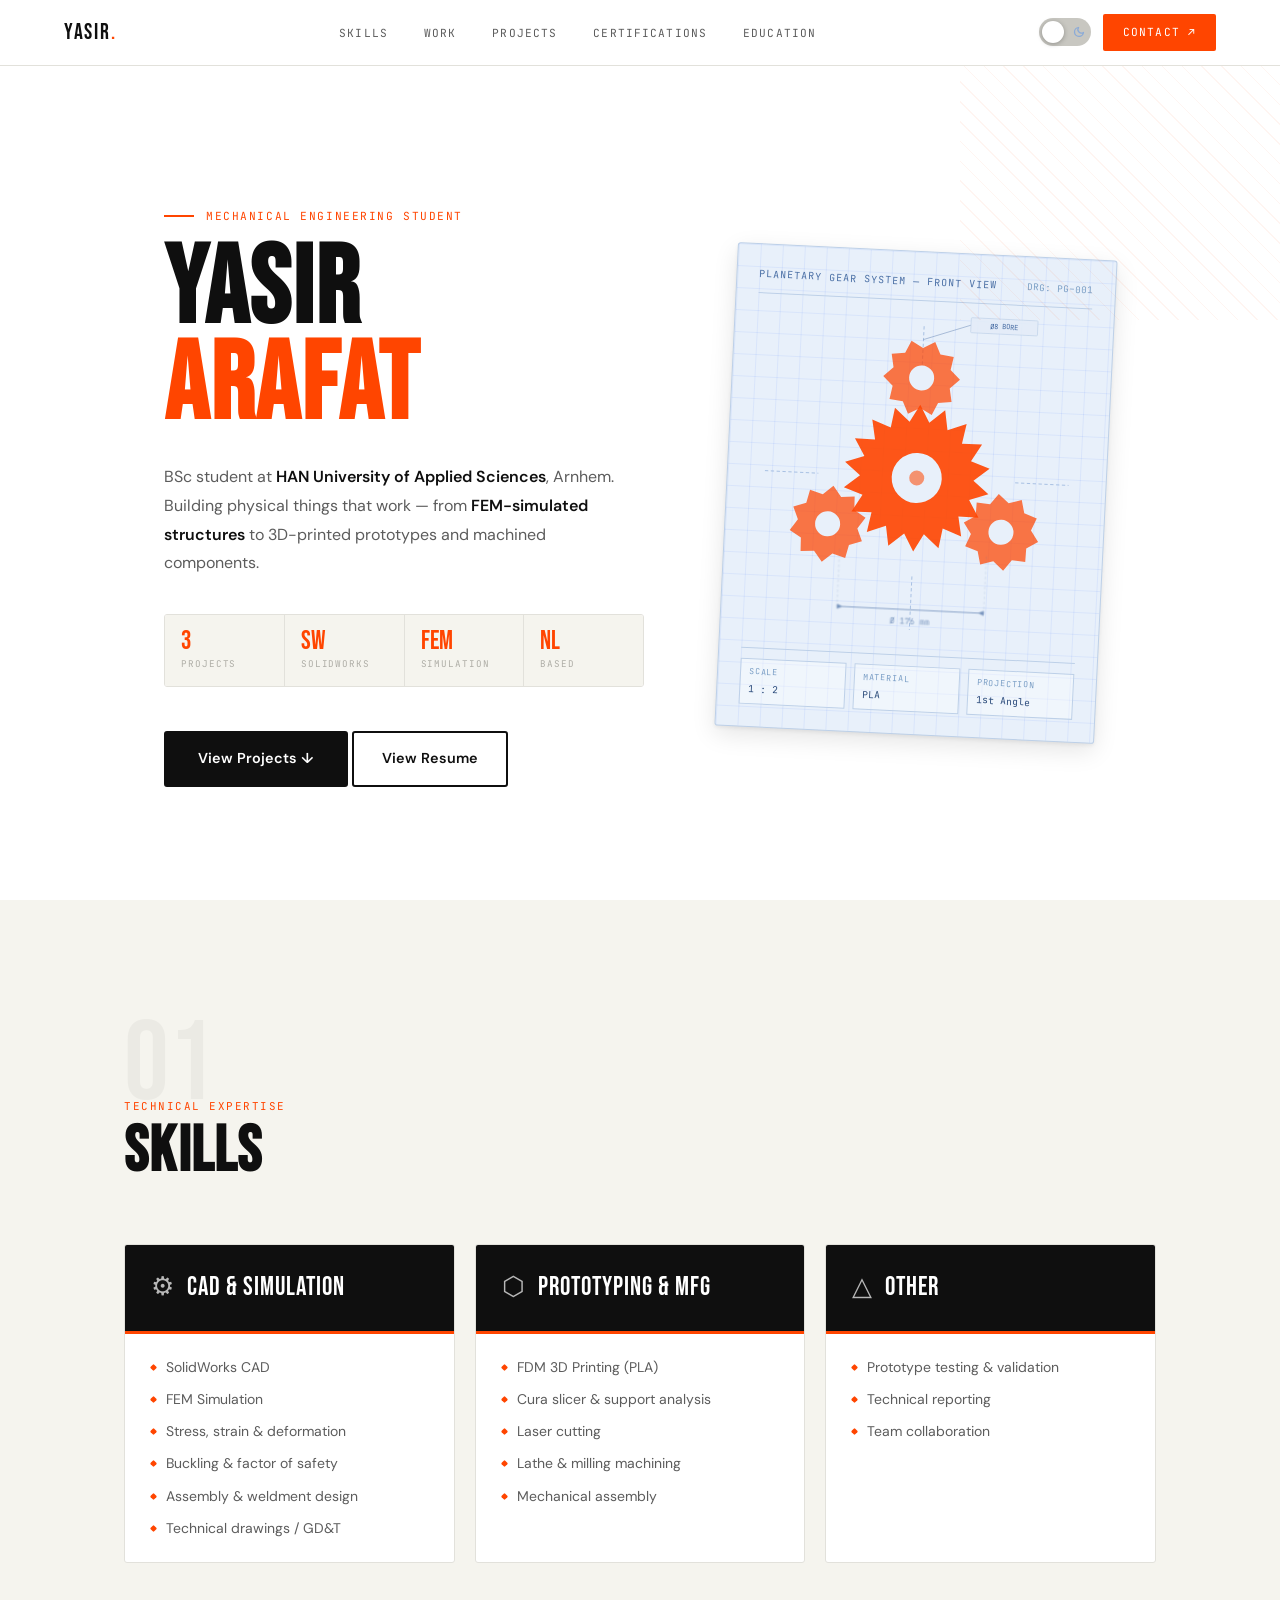
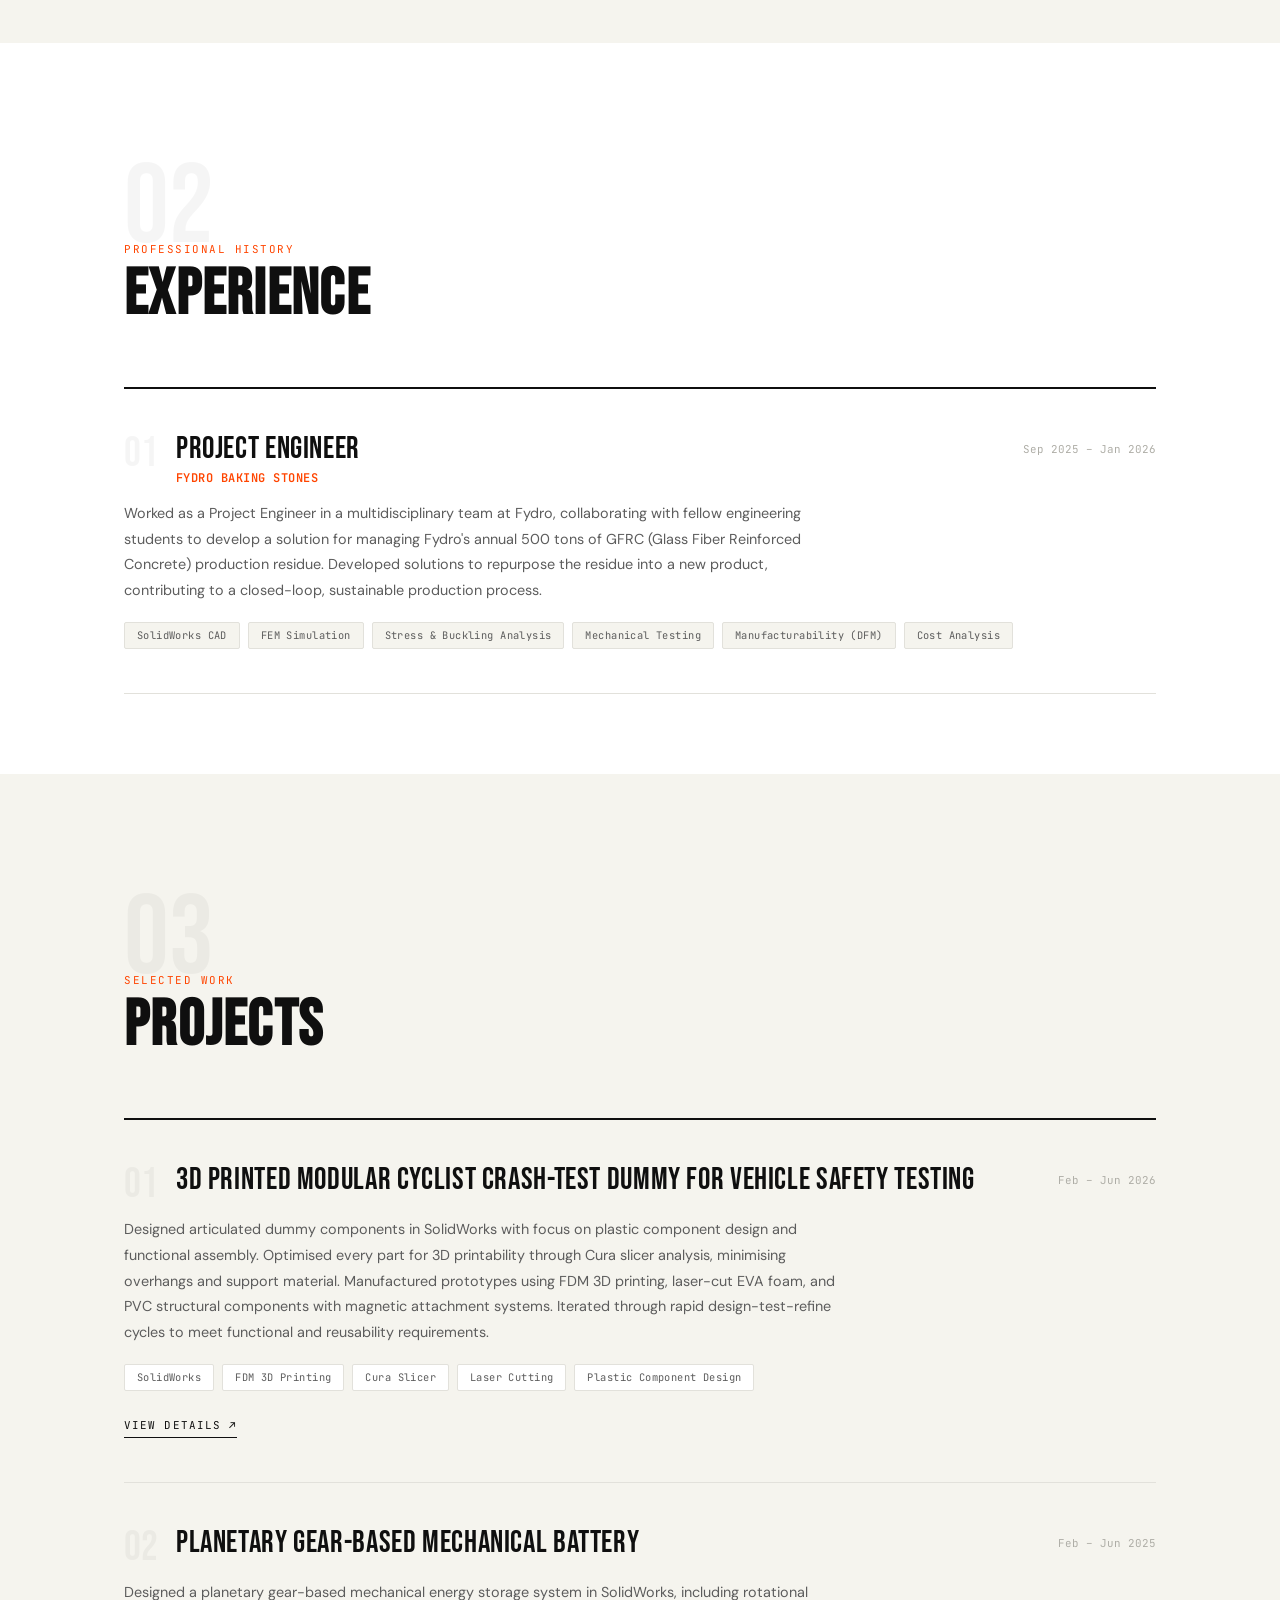
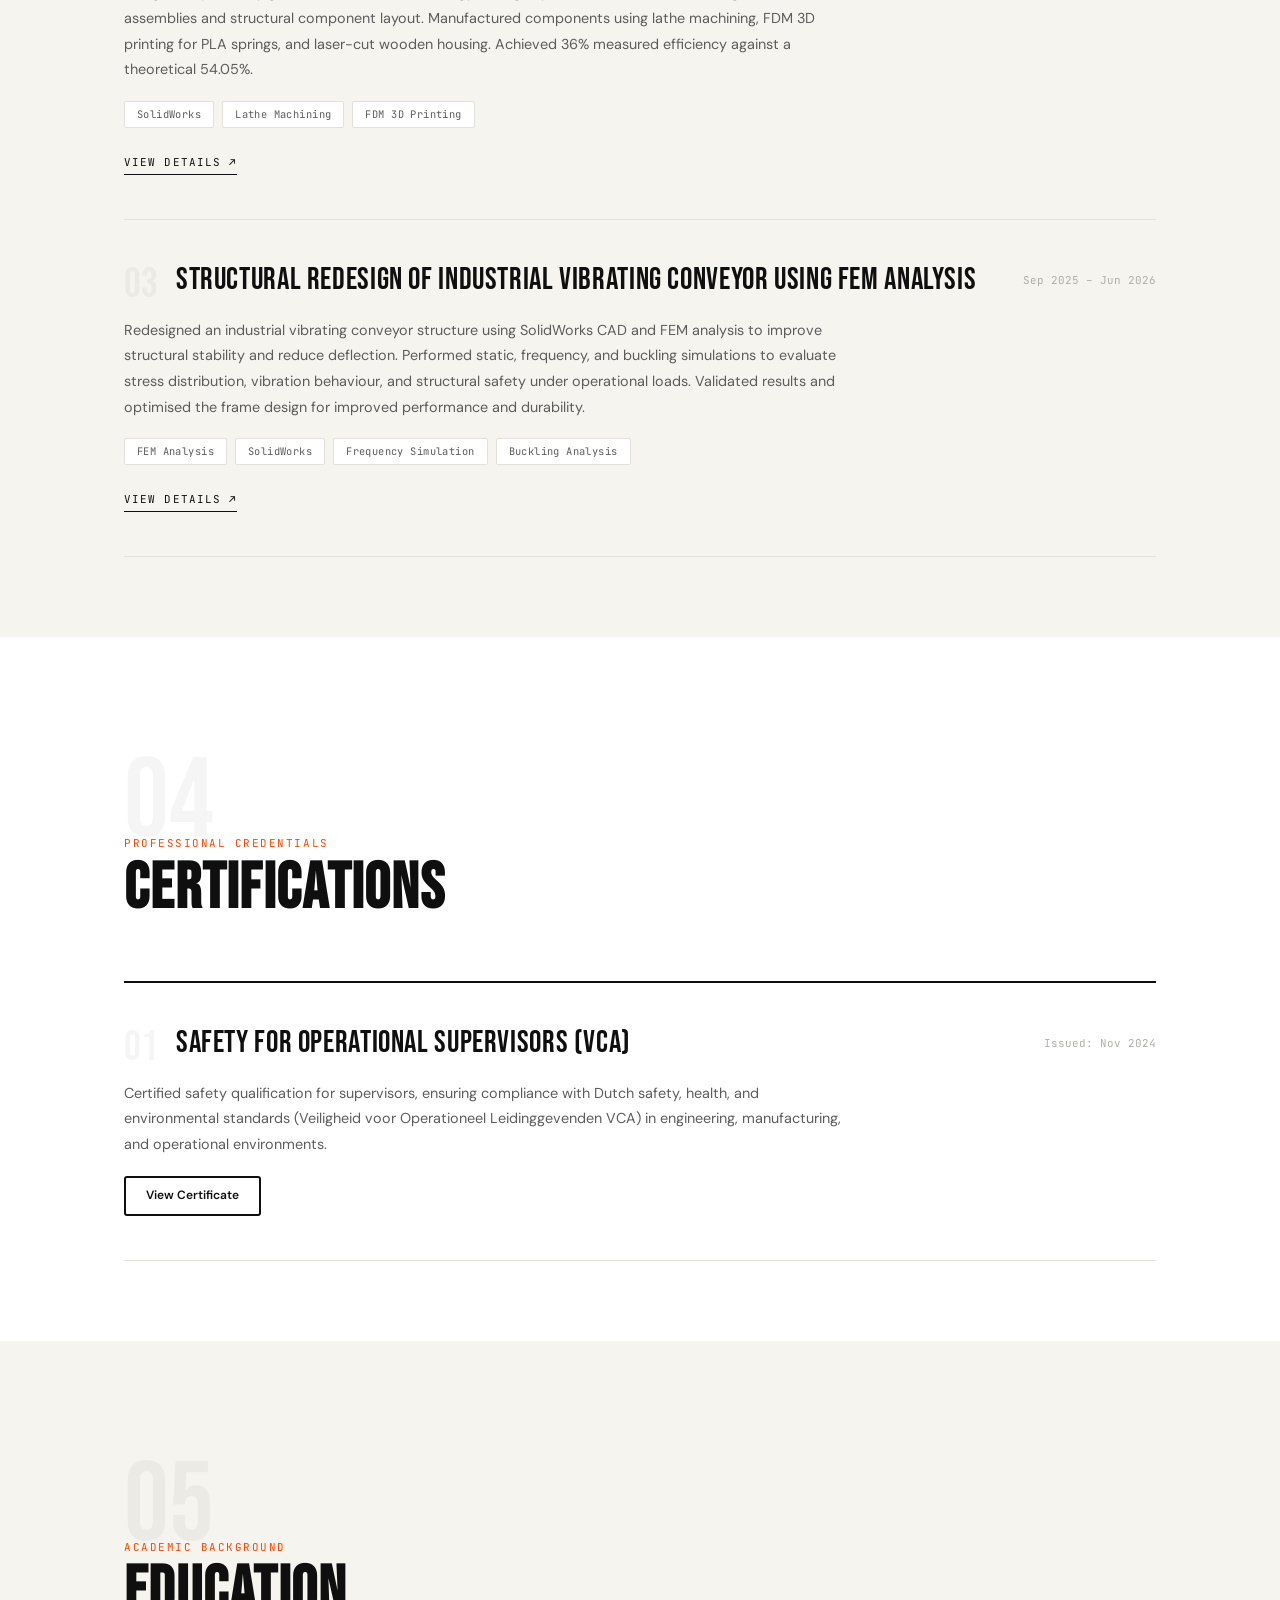
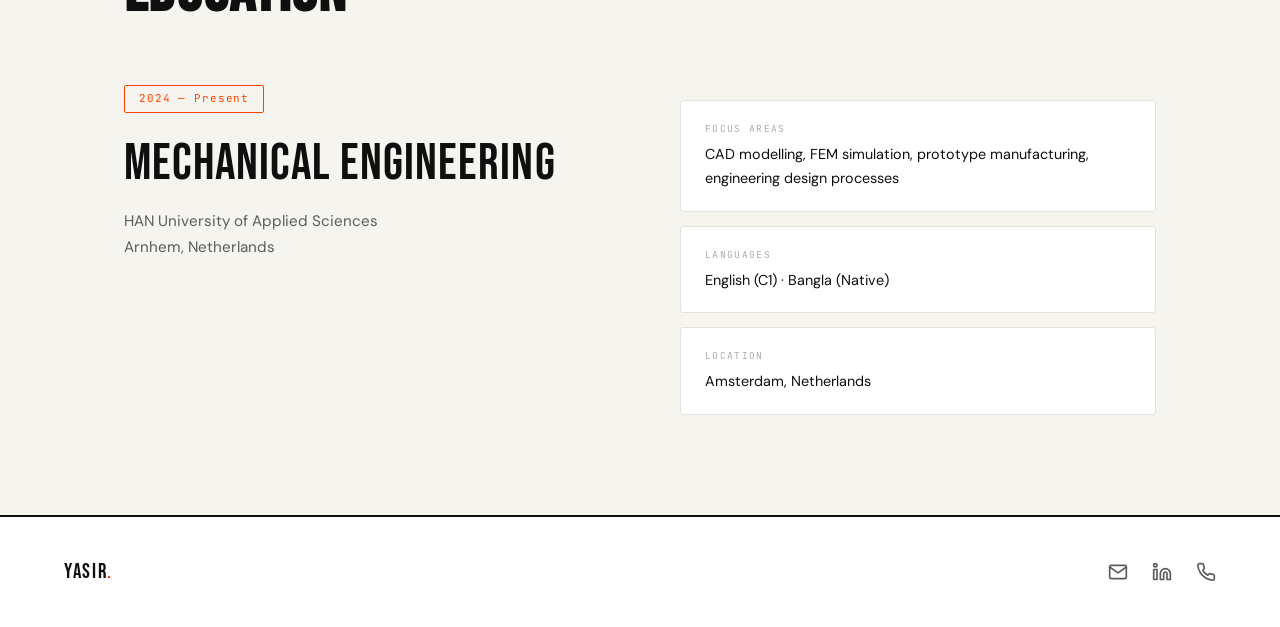
<file: index.html>
<!DOCTYPE html>
<html lang="en">

<head>
  <meta charset="UTF-8" />
  <meta name="viewport" content="width=device-width, initial-scale=1.0" />
  <title>Yasir Arafat | Mechanical Engineering Student | CAD/FEM</title>

  <!-- Favicon -->
  <link rel="icon" type="image/svg+xml" href="favicon.svg" />

  <!-- SEO Meta Tags -->
  <meta name="description"
    content="Yasir Arafat — Mechanical Engineering Student at HAN University of Applied Sciences." />
  <meta name="keywords"
    content="Yasir Arafat, Mechanical Engineering, Portfolio, CAD Design, SolidWorks, FEM Simulation, Stress Analysis, Rapid Prototyping, 3D Printing, Arnhem, HAN University" />
  <meta name="author" content="Yasir Arafat" />
  <meta name="robots" content="index, follow" />

  <!-- Open Graph / Facebook (LinkedIn sharing) -->
  <meta property="og:type" content="profile" />
  <meta property="og:title" content="Yasir Arafat | Mechanical Engineering Student | CAD/FEM" />
  <meta property="og:description"
    content="Yasir Arafat — Mechanical Engineering Student at HAN University of Applied Sciences." />
  <meta property="og:image" content="https://linkedin.com/in/md-yasir-arafat-bd" />
  <meta property="og:url" content="https://linkedin.com/in/md-yasir-arafat-bd" />

  <!-- Twitter Cards -->
  <meta name="twitter:card" content="summary_large_image" />
  <meta name="twitter:title" content="Yasir Arafat | Mechanical Engineering Student | CAD/FEM" />
  <meta name="twitter:description"
    content="Yasir Arafat — Mechanical Engineering Student at HAN University of Applied Sciences." />

  <!-- Schema.org JSON-LD Structured Data for Google Rich Results -->
  <script type="application/ld+json">
  {
    "@context": "https://schema.org",
    "@type": "Person",
    "name": "Yasir Arafat",
    "jobTitle": "Mechanical Engineering Student",
    "alumniOf": {
      "@type": "CollegeOrUniversity",
      "name": "HAN University of Applied Sciences",
      "sameAs": "https://www.han.nl/"
    },
    "description": "Mechanical Engineering student specializing in SolidWorks CAD design, FEM simulation, rapid prototyping, and operational safety (VCA).",
    "url": "https://linkedin.com/in/md-yasir-arafat-bd",
    "sameAs": [
      "https://linkedin.com/in/md-yasir-arafat-bd",
      "mailto:arafyasir2023@gmail.com"
    ],
    "knowsAbout": [
      "Mechanical Engineering",
      "SolidWorks CAD",
      "FEM Simulation",
      "Rapid Prototyping",
      "Buckling & Factor of Safety",
      "3D Printing"
    ]
  }
  </script>

  <!-- Fonts -->
  <link rel="preconnect" href="https://fonts.googleapis.com" />
  <link rel="preconnect" href="https://fonts.gstatic.com" crossorigin />
  <link
    href="https://fonts.googleapis.com/css2?family=Bebas+Neue&family=DM+Sans:ital,opsz,wght@0,9..40,300;0,9..40,400;0,9..40,500;0,9..40,600;1,9..40,400&family=JetBrains+Mono:wght@400;500&display=swap"
    rel="stylesheet" />

  <!-- Dark Mode: apply saved theme before paint to prevent FOUC -->
  <script>
    (function () {
      if (localStorage.getItem('theme') === 'dark')
        document.documentElement.setAttribute('data-theme', 'dark');
    })();
  </script>

  <!-- Stylesheet -->
  <link rel="stylesheet" href="css/style.css" />

  <!-- JavaScript -->
  <script src="js/main.js" defer></script>
</head>

<body>

  <!-- Navigation -->
  <nav>
    <a href="#hero" class="nav-logo">YASIR<em>.</em></a>
    <ul class="nav-links">
      <li><a href="#skills">Skills</a></li>
      <li><a href="#work">Work</a></li>
      <li><a href="#projects">Projects</a></li>
      <li><a href="#certifications">Certifications</a></li>
      <li><a href="#education">Education</a></li>
    </ul>
    <div class="nav-right">
      <button id="theme-toggle" class="theme-toggle" role="switch" aria-checked="false" aria-label="Toggle dark mode">
        <svg class="toggle-moon" xmlns="http://www.w3.org/2000/svg" viewBox="0 0 24 24" fill="none" stroke="currentColor" stroke-width="2.5" stroke-linecap="round" stroke-linejoin="round"><path d="M21 12.79A9 9 0 1 1 11.21 3 7 7 0 0 0 21 12.79z"/></svg>
        <svg class="toggle-sun" xmlns="http://www.w3.org/2000/svg" viewBox="0 0 24 24" fill="none" stroke="currentColor" stroke-width="2.5" stroke-linecap="round" stroke-linejoin="round"><circle cx="12" cy="12" r="5"/><line x1="12" y1="1" x2="12" y2="3"/><line x1="12" y1="21" x2="12" y2="23"/><line x1="4.22" y1="4.22" x2="5.64" y2="5.64"/><line x1="18.36" y1="18.36" x2="19.78" y2="19.78"/><line x1="1" y1="12" x2="3" y2="12"/><line x1="21" y1="12" x2="23" y2="12"/><line x1="4.22" y1="19.78" x2="5.64" y2="18.36"/><line x1="18.36" y1="5.64" x2="19.78" y2="4.22"/></svg>
      </button>
      <a href="mailto:arafyasir2023@gmail.com" class="nav-cta" aria-label="Email Yasir to get in touch">Contact &#x2197;&#xFE0E;</a>
    </div>
  </nav>

  <!-- Hero Section -->
  <section id="hero">
    <div class="wrap">
      <div class="hero-grid">
        <!-- Left Column -->
        <div class="hero-left">
          <div class="hero-eyebrow">Mechanical Engineering Student</div>
          <h1 class="name">YASIR<br><span class="nm-last">ARAFAT</span></h1>
          <p class="hero-bio">
            BSc student at <strong>HAN University of Applied Sciences</strong>, Arnhem.
            Building physical things that work — from <strong>FEM-simulated structures</strong>
            to 3D-printed prototypes and machined components.
          </p>
          <div class="stats-bar">
            <div class="stat">
              <div class="stat-v">3</div>
              <div class="stat-l">Projects</div>
            </div>
            <div class="stat">
              <div class="stat-v">SW</div>
              <div class="stat-l">SolidWorks</div>
            </div>
            <div class="stat">
              <div class="stat-v">FEM</div>
              <div class="stat-l">Simulation</div>
            </div>
            <div class="stat">
              <div class="stat-v">NL</div>
              <div class="stat-l">Based</div>
            </div>
          </div>
          <div class="hero-ctas">
            <a href="#projects" class="btn-dark">View Projects ↓</a>
            <a href="Resume%20Yash%20V4.pdf" target="_blank" class="btn-outline"
              aria-label="Open Resume PDF in a new tab">View Resume</a>
          </div>
        </div>

        <!-- Right Column: Blueprint Card -->
        <div class="hero-right">
          <div class="bp-card">
            <div class="bp-head">
              <span class="bp-label">Planetary Gear System — Front View</span>
              <span class="bp-id">DRG: PG–001</span>
            </div>

            <!-- SVG Gears (generated by js/main.js) -->
            <svg id="gearSVG" viewBox="0 0 400 400" xmlns="http://www.w3.org/2000/svg">
              <!-- Crosshairs -->
              <line x1="200" y1="18" x2="200" y2="82" stroke="#8aaad8" stroke-width="0.8" stroke-dasharray="4,3" />
              <line x1="200" y1="318" x2="200" y2="382" stroke="#8aaad8" stroke-width="0.8" stroke-dasharray="4,3" />
              <line x1="18" y1="200" x2="82" y2="200" stroke="#8aaad8" stroke-width="0.8" stroke-dasharray="4,3" />
              <line x1="318" y1="200" x2="382" y2="200" stroke="#8aaad8" stroke-width="0.8" stroke-dasharray="4,3" />
              <circle cx="200" cy="200" r="3" fill="none" stroke="#8aaad8" stroke-width="0.9" />
              <line x1="195" y1="200" x2="205" y2="200" stroke="#8aaad8" stroke-width="0.9" />
              <line x1="200" y1="195" x2="200" y2="205" stroke="#8aaad8" stroke-width="0.9" />

              <!-- Main gear group (rotates CW) -->
              <g id="mainGearGroup">
                <polygon id="gearMain" fill="#FF4500" opacity="0.9" />
                <circle cx="200" cy="200" r="30" fill="#E8F0FA" />
                <circle cx="200" cy="200" r="9" fill="#FF4500" opacity="0.55" />
              </g>

              <!-- Satellite gears (rotate CCW) -->
              <g id="satG1">
                <polygon id="sg1" fill="#FF4500" opacity="0.72" />
                <circle id="sh1" r="15" fill="#E8F0FA" />
              </g>
              <g id="satG2">
                <polygon id="sg2" fill="#FF4500" opacity="0.72" />
                <circle id="sh2" r="15" fill="#E8F0FA" />
              </g>
              <g id="satG3">
                <polygon id="sg3" fill="#FF4500" opacity="0.72" />
                <circle id="sh3" r="15" fill="#E8F0FA" />
              </g>

              <!-- Dimension annotation -->
              <g opacity="0.72">
                <line x1="112" y1="358" x2="288" y2="358" stroke="#4A6FA5" stroke-width="1" />
                <polygon points="112,355 119,358 112,361" fill="#4A6FA5" />
                <polygon points="288,355 281,358 288,361" fill="#4A6FA5" />
                <line x1="112" y1="290" x2="112" y2="362" stroke="#4A6FA5" stroke-width="0.5" stroke-dasharray="3,3"
                  opacity="0.5" />
                <line x1="288" y1="290" x2="288" y2="362" stroke="#4A6FA5" stroke-width="0.5" stroke-dasharray="3,3"
                  opacity="0.5" />
                <text x="200" y="375" text-anchor="middle" font-family="'JetBrains Mono',monospace" font-size="10"
                  fill="#4A6FA5">&#216; 176 mm</text>
              </g>

              <!-- Callout for satellite hole -->
              <line x1="200" y1="34" x2="256" y2="14" stroke="#4A6FA5" stroke-width="0.8" opacity="0.6" />
              <rect x="256" y="5" width="80" height="18" fill="rgba(228,237,249,0.9)" stroke="#BDD0E8"
                stroke-width="0.8" rx="1" />
              <text x="296" y="17" text-anchor="middle" font-family="'JetBrains Mono',monospace" font-size="8.5"
                fill="#4A6FA5">&#216;8 BORE</text>
            </svg>

            <div class="bp-foot">
              <div class="tb">
                <div class="tb-k">Scale</div>
                <div class="tb-v">1 : 2</div>
              </div>
              <div class="tb">
                <div class="tb-k">Material</div>
                <div class="tb-v">PLA</div>
              </div>
              <div class="tb">
                <div class="tb-k">Projection</div>
                <div class="tb-v">1st Angle</div>
              </div>
            </div>
          </div>
        </div>
      </div>
    </div>
  </section>

  <!-- Skills Section -->
  <section id="skills">
    <div class="wrap">
      <div class="sec-hd reveal">
        <span class="sec-num-bg" aria-hidden="true">01</span>
        <div class="sec-eyebrow">Technical Expertise</div>
        <h2 class="sec-title">SKILLS</h2>
      </div>
      <div class="skills-grid">
        <!-- CAD & Simulation -->
        <div class="sk-card reveal">
          <div class="sk-head">
            <div class="sk-name">
              <span class="sk-icon">⚙</span> CAD &amp; Simulation
            </div>
          </div>
          <div class="sk-body">
            <ul class="sk-list">
              <li>SolidWorks CAD</li>
              <li>FEM Simulation</li>
              <li>Stress, strain &amp; deformation</li>
              <li>Buckling &amp; factor of safety</li>
              <li>Assembly &amp; weldment design</li>
              <li>Technical drawings / GD&amp;T</li>
            </ul>
          </div>
        </div>

        <!-- Prototyping & MFG -->
        <div class="sk-card reveal d1">
          <div class="sk-head">
            <div class="sk-name">
              <span class="sk-icon">⬡</span> Prototyping &amp; MFG
            </div>
          </div>
          <div class="sk-body">
            <ul class="sk-list">
              <li>FDM 3D Printing (PLA)</li>
              <li>Cura slicer &amp; support analysis</li>
              <li>Laser cutting</li>
              <li>Lathe &amp; milling machining</li>
              <li>Mechanical assembly</li>
            </ul>
          </div>
        </div>

        <!-- Other -->
        <div class="sk-card reveal d2">
          <div class="sk-head">
            <div class="sk-name">
              <span class="sk-icon">△</span> Other
            </div>
          </div>
          <div class="sk-body">
            <ul class="sk-list">
              <li>Prototype testing &amp; validation</li>
              <li>Technical reporting</li>
              <li>Team collaboration</li>
            </ul>
          </div>
        </div>
      </div>
    </div>
  </section>

  <!-- Work Experience Section -->
  <section id="work">
    <div class="wrap">
      <div class="sec-hd reveal">
        <span class="sec-num-bg" aria-hidden="true">02</span>
        <div class="sec-eyebrow">Professional History</div>
        <h2 class="sec-title">EXPERIENCE</h2>
      </div>

      <div class="proj-list">
        <!-- Job 1 -->
        <div class="proj-item reveal">
          <div class="proj-top">
            <div class="proj-heading-wrap">
              <span class="proj-num">01</span>
              <div>
                <div class="proj-name work-title">Project Engineer</div>
                <div class="work-company">Fydro Baking Stones</div>
              </div>
            </div>
            <span class="proj-period">Sep 2025 – Jan 2026</span>
          </div>
          <p class="proj-desc">
            Worked as a Project Engineer in a multidisciplinary team at Fydro, collaborating with fellow engineering
            students to develop a solution for managing Fydro's annual 500 tons of GFRC (Glass Fiber Reinforced
            Concrete) production residue. Developed solutions to repurpose the residue into a new product, contributing
            to a closed-loop, sustainable production process.
          </p>
          <div class="proj-tags">
            <span class="proj-tag">SolidWorks CAD</span>
            <span class="proj-tag">FEM Simulation</span>
            <span class="proj-tag">Stress & Buckling Analysis</span>
            <span class="proj-tag">Mechanical Testing</span>
            <span class="proj-tag">Manufacturability (DFM)</span>
            <span class="proj-tag">Cost Analysis</span>
          </div>
        </div>
      </div>
    </div>
  </section>

  <!-- Projects Section -->
  <section id="projects">
    <div class="wrap">
      <div class="sec-hd reveal">
        <span class="sec-num-bg" aria-hidden="true">03</span>
        <div class="sec-eyebrow">Selected Work</div>
        <h2 class="sec-title">PROJECTS</h2>
      </div>

      <div class="proj-list">
        <!-- Project 1 -->
        <div class="proj-item reveal">
          <div class="proj-top">
            <div class="proj-heading-wrap">
              <span class="proj-num">01</span>
              <div class="proj-name">3D Printed Modular Cyclist Crash-Test Dummy for Vehicle Safety Testing</div>
            </div>
            <span class="proj-period">Feb – Jun 2026</span>
          </div>
          <p class="proj-desc">
            Designed articulated dummy components in SolidWorks with focus on plastic component design and functional
            assembly.
            Optimised every part for 3D printability through Cura slicer analysis, minimising overhangs and support
            material.
            Manufactured prototypes using FDM 3D printing, laser-cut EVA foam, and PVC structural components with
            magnetic attachment systems.
            Iterated through rapid design-test-refine cycles to meet functional and reusability requirements.
          </p>
          <div class="proj-tags">
            <span class="proj-tag">SolidWorks</span>
            <span class="proj-tag">FDM 3D Printing</span>
            <span class="proj-tag">Cura Slicer</span>
            <span class="proj-tag">Laser Cutting</span>
            <span class="proj-tag">Plastic Component Design</span>
          </div>
          <div class="proj-action">
            <a href="projects/cords-vts/cords-vts.html" class="proj-detail-link"
              aria-label="View 3D Printed Cyclist Crash-Test Dummy project details">View Details &#x2197;&#xFE0E;</a>
          </div>
        </div>

        <!-- Project 2 -->
        <div class="proj-item reveal">
          <div class="proj-top">
            <div class="proj-heading-wrap">
              <span class="proj-num">02</span>
              <div class="proj-name">Planetary Gear-Based Mechanical Battery</div>
            </div>
            <span class="proj-period">Feb – Jun 2025</span>
          </div>
          <p class="proj-desc">
            Designed a planetary gear-based mechanical energy storage system in SolidWorks, including rotational
            assemblies
            and structural component layout. Manufactured components using lathe machining, FDM 3D printing for PLA
            springs,
            and laser-cut wooden housing. Achieved 36% measured efficiency against a theoretical 54.05%.
          </p>
          <div class="proj-tags">
            <span class="proj-tag">SolidWorks</span>
            <span class="proj-tag">Lathe Machining</span>
            <span class="proj-tag">FDM 3D Printing</span>
          </div>
          <div class="proj-action">
            <a href="projects/planetary-gear/planetary-gear.html" class="proj-detail-link"
              aria-label="View Planetary Gear-Based Mechanical Battery project details">View Details &#x2197;&#xFE0E;</a>
          </div>
        </div>

        <!-- Project 3 -->
        <div class="proj-item reveal">
          <div class="proj-top">
            <div class="proj-heading-wrap">
              <span class="proj-num">03</span>
              <div class="proj-name">Structural Redesign of Industrial Vibrating Conveyor Using FEM Analysis</div>
            </div>
            <span class="proj-period">Sep 2025 – Jun 2026</span>
          </div>
          <p class="proj-desc">
            Redesigned an industrial vibrating conveyor structure using SolidWorks CAD and FEM analysis to improve
            structural
            stability and reduce deflection. Performed static, frequency, and buckling simulations to evaluate stress
            distribution,
            vibration behaviour, and structural safety under operational loads. Validated results and optimised the
            frame design
            for improved performance and durability.
          </p>
          <div class="proj-tags">
            <span class="proj-tag">FEM Analysis</span>
            <span class="proj-tag">SolidWorks</span>
            <span class="proj-tag">Frequency Simulation</span>
            <span class="proj-tag">Buckling Analysis</span>
          </div>
          <div class="proj-action">
            <a href="projects/vibrating-conveyor/vibrating-conveyor.html" class="proj-detail-link"
              aria-label="View Structural Redesign of Industrial Vibrating Conveyor project details">View Details &#x2197;&#xFE0E;</a>
          </div>
        </div>
      </div>
    </div>
  </section>

  <!-- Certifications Section -->
  <section id="certifications">
    <div class="wrap">
      <div class="sec-hd reveal">
        <span class="sec-num-bg" aria-hidden="true">04</span>
        <div class="sec-eyebrow">Professional Credentials</div>
        <h2 class="sec-title">CERTIFICATIONS</h2>
      </div>

      <div class="proj-list">
        <!-- Certification 1 -->
        <div class="proj-item reveal">
          <div class="proj-top">
            <div class="proj-heading-wrap">
              <span class="proj-num">01</span>
              <div class="proj-name">Safety for Operational Supervisors (VCA)</div>
            </div>
            <span class="proj-period">Issued: Nov 2024</span>
          </div>
          <p class="proj-desc">
            Certified safety qualification for supervisors, ensuring compliance with Dutch safety, health,
            and environmental standards (Veiligheid voor Operationeel Leidinggevenden VCA) in engineering,
            manufacturing, and operational environments.
          </p>
          <div class="proj-tags">
            <a href="VCA%20Certificate.pdf" target="_blank" class="btn-outline btn-outline-sm"
              aria-label="Open safety certificate PDF in a new tab">View Certificate</a>
          </div>
        </div>
      </div>
    </div>
  </section>

  <!-- Education Section -->
  <section id="education">
    <div class="wrap">
      <div class="sec-hd reveal">
        <span class="sec-num-bg">05</span>
        <div class="sec-eyebrow">Academic Background</div>
        <h2 class="sec-title">EDUCATION</h2>
      </div>
      <div class="edu-grid">
        <div class="reveal">
          <div class="edu-badge">2024 — Present</div>
          <div class="edu-degree">Mechanical Engineering</div>
          <div class="edu-school">HAN University of Applied Sciences<br>Arnhem, Netherlands</div>
        </div>
        <div class="edu-right">
          <div class="edu-row reveal d1">
            <div class="edu-k">Focus Areas</div>
            <div class="edu-v">CAD modelling, FEM simulation, prototype manufacturing, engineering design processes
            </div>
          </div>
          <div class="edu-row reveal d2">
            <div class="edu-k">Languages</div>
            <div class="edu-v">English (C1) · Bangla (Native)</div>
          </div>
          <div class="edu-row reveal d3">
            <div class="edu-k">Location</div>
            <div class="edu-v">Amsterdam, Netherlands</div>
          </div>
        </div>
      </div>
    </div>
  </section>

  <!-- Footer -->
  <footer>
    <div class="ft-logo">YASIR<em>.</em></div>
    <div class="ft-links">
      <!-- Email Icon (Envelope) -->
      <a href="mailto:arafyasir2023@gmail.com" aria-label="Email Yasir" title="Email: arafyasir2023@gmail.com">
        <svg xmlns="http://www.w3.org/2000/svg" width="20" height="20" viewBox="0 0 24 24" fill="none"
          stroke="currentColor" stroke-width="2" stroke-linecap="round" stroke-linejoin="round" class="ft-icon">
          <path d="M4 4h16c1.1 0 2 .9 2 2v12c0 1.1-.9 2-2 2H4c-1.1 0-2-.9-2-2V6c0-1.1.9-2 2-2z"></path>
          <polyline points="22,6 12,13 2,6"></polyline>
        </svg>
      </a>

      <!-- LinkedIn Icon (Logo) -->
      <a href="https://linkedin.com/in/md-yasir-arafat-bd" target="_blank" rel="noopener"
        aria-label="Yasir's LinkedIn Profile" title="LinkedIn Profile">
        <svg xmlns="http://www.w3.org/2000/svg" width="20" height="20" viewBox="0 0 24 24" fill="none"
          stroke="currentColor" stroke-width="2" stroke-linecap="round" stroke-linejoin="round" class="ft-icon">
          <path d="M16 8a6 6 0 0 1 6 6v7h-4v-7a2 2 0 0 0-2-2 2 2 0 0 0-2 2v7h-4v-7a6 6 0 0 1 6-6z"></path>
          <rect x="2" y="9" width="4" height="12"></rect>
          <circle cx="4" cy="4" r="2"></circle>
        </svg>
      </a>

      <!-- Phone Icon (Telephone Handset) -->
      <a href="tel:+31687738410" aria-label="Call Yasir" title="Phone: (+31) 687 738 410">
        <svg xmlns="http://www.w3.org/2000/svg" width="20" height="20" viewBox="0 0 24 24" fill="none"
          stroke="currentColor" stroke-width="2" stroke-linecap="round" stroke-linejoin="round" class="ft-icon">
          <path
            d="M22 16.92v3a2 2 0 0 1-2.18 2 19.79 19.79 0 0 1-8.63-3.07 19.5 19.5 0 0 1-6-6 19.79 19.79 0 0 1-3.07-8.67A2 2 0 0 1 4.11 2h3a2 2 0 0 1 2 1.72 12.84 12.84 0 0 0 .7 2.81 2 2 0 0 1-.45 2.11L8.09 9.91a16 16 0 0 0 6 6l1.27-1.27a2 2 0 0 1 2.11-.45 12.84 12.84 0 0 0 2.81.7A2 2 0 0 1 22 16.92z">
          </path>
        </svg>
      </a>
    </div>
  </footer>

</body>

</html>
</file>
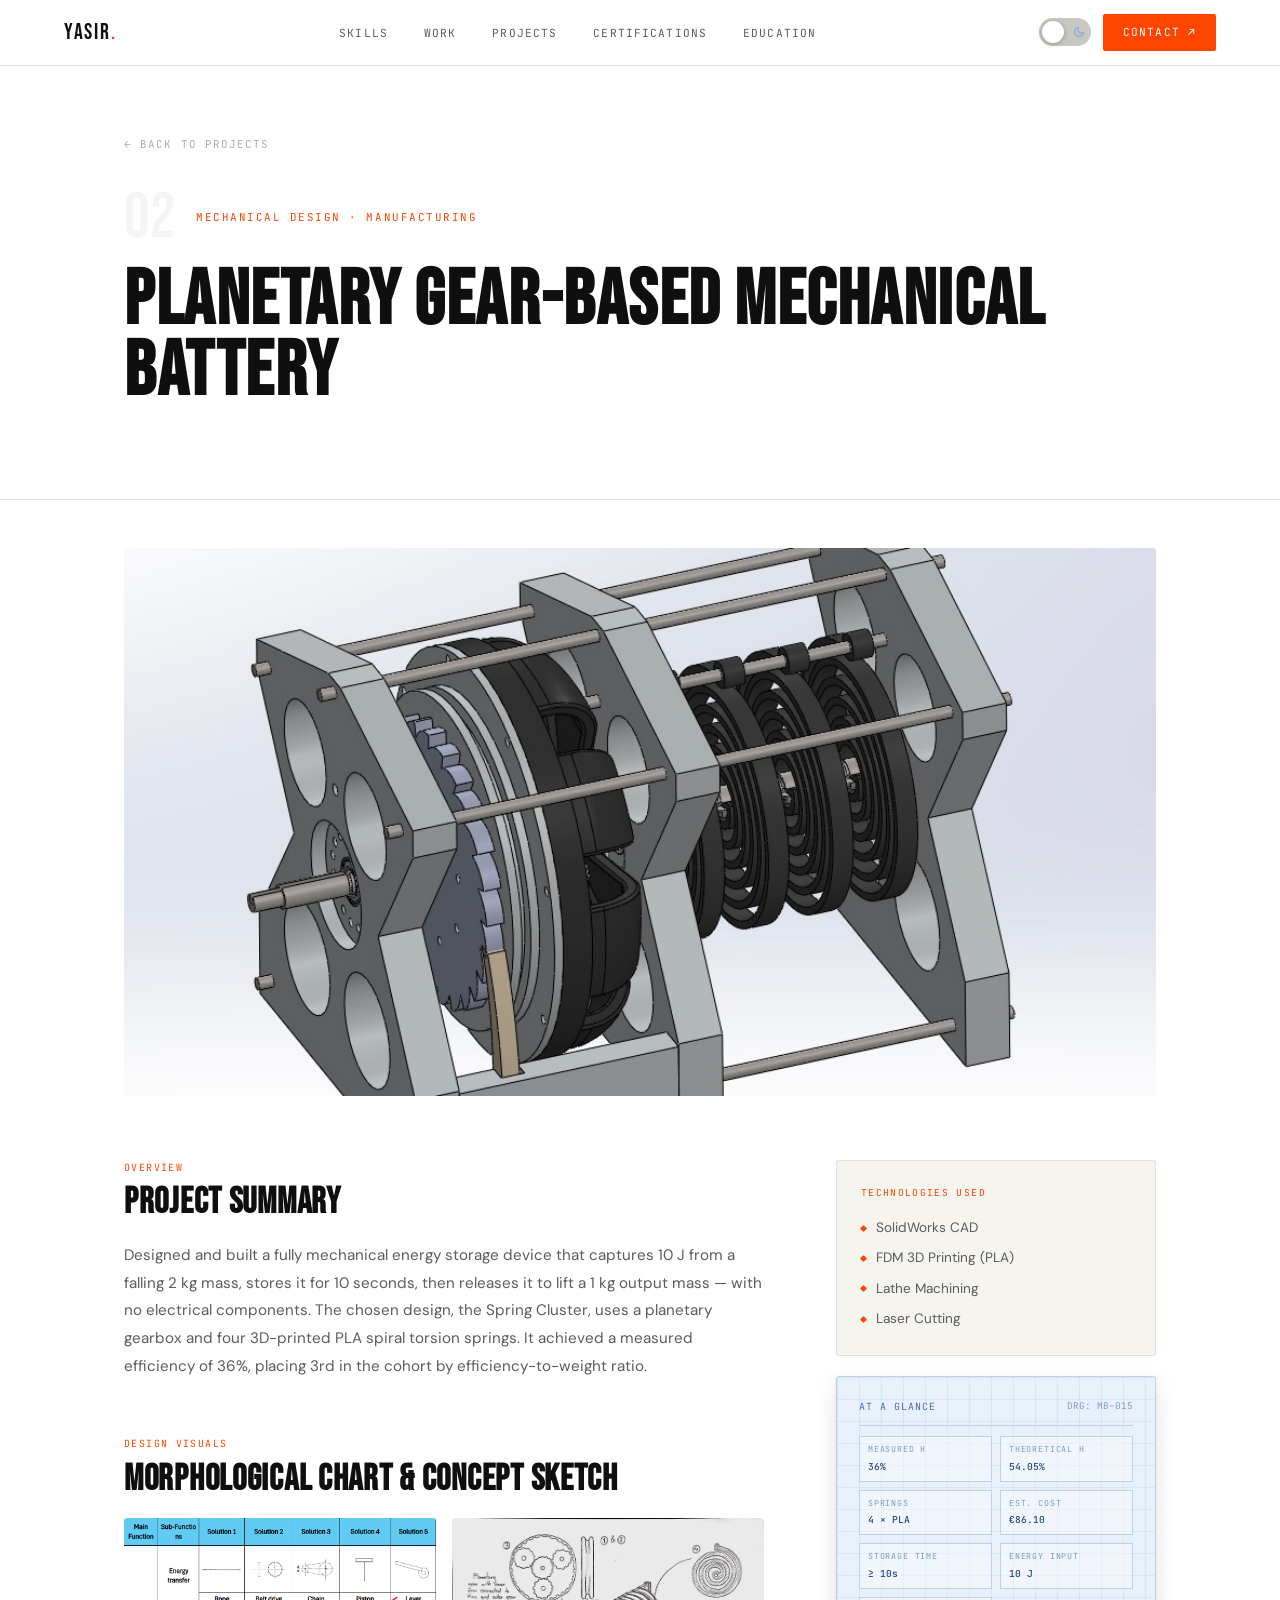
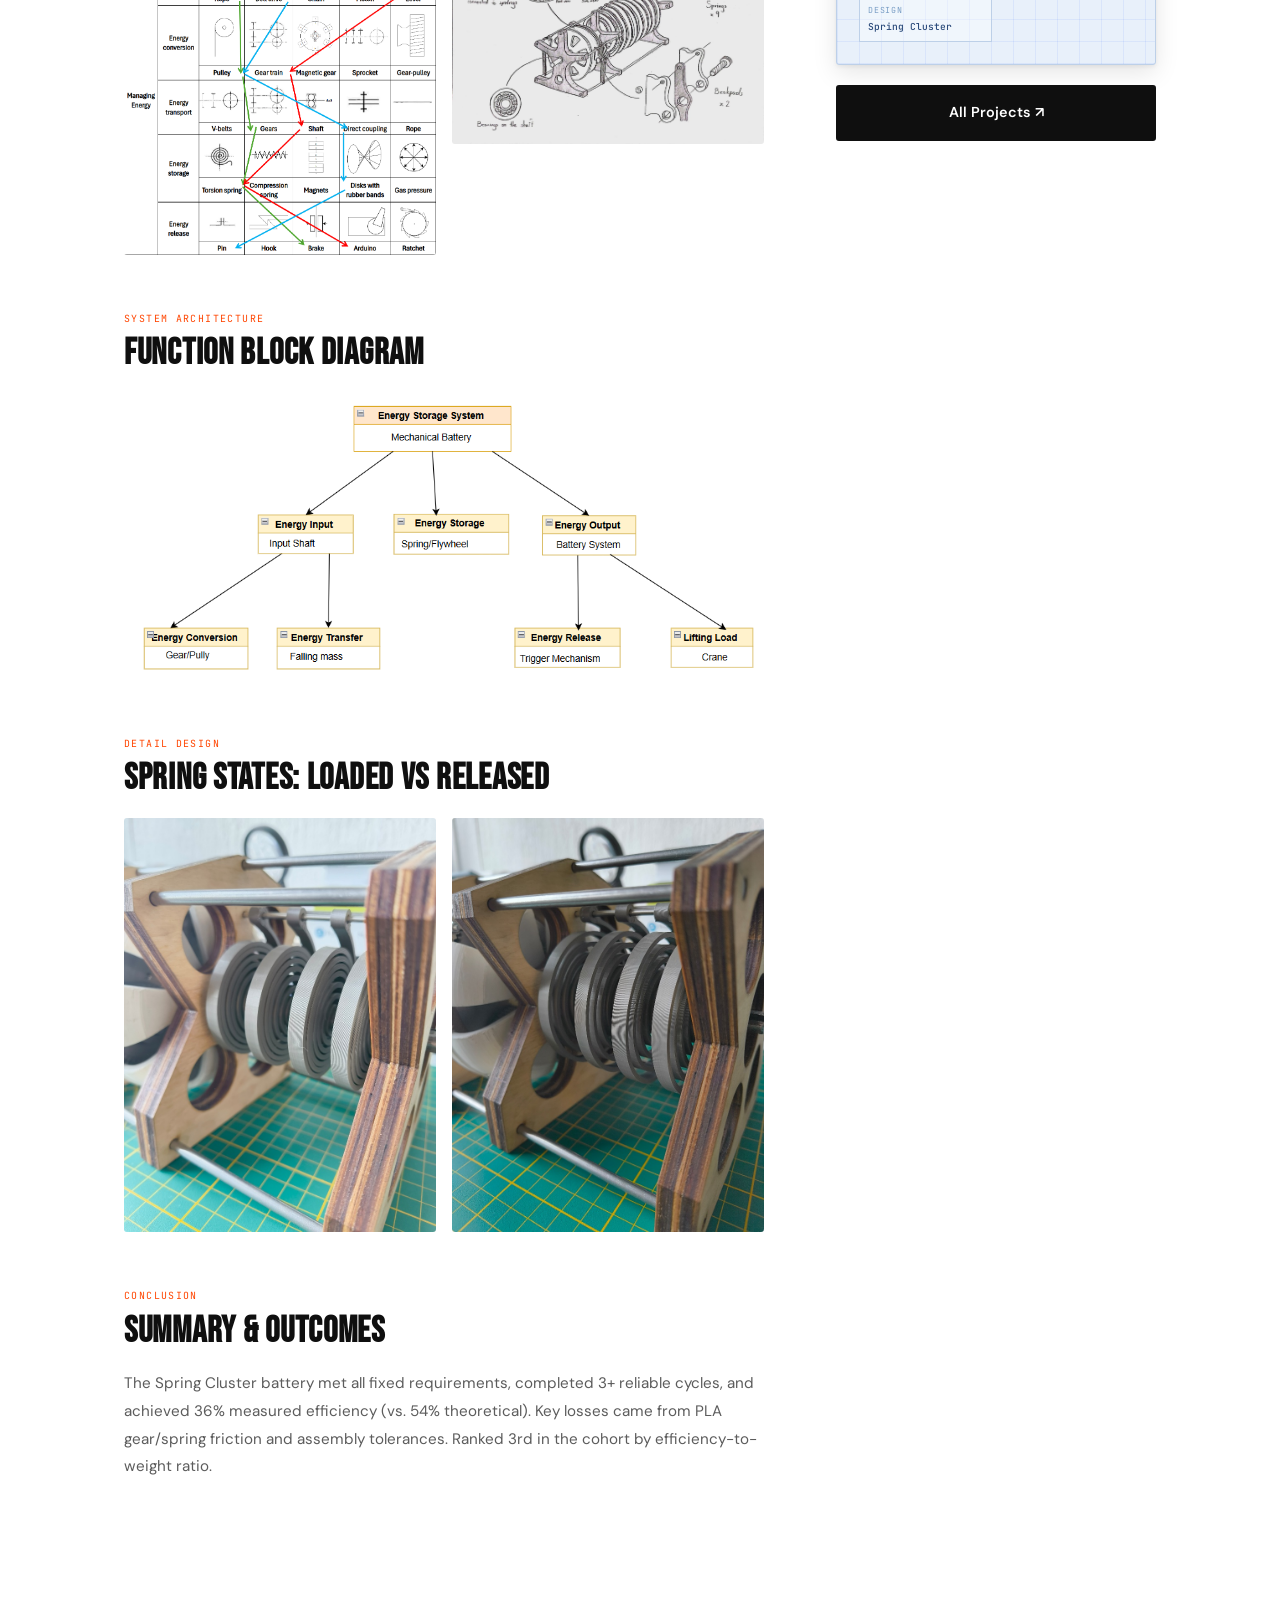
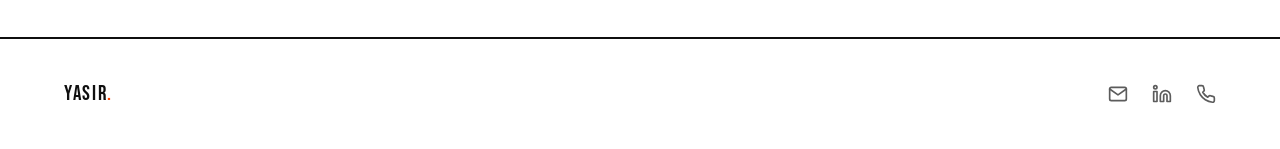
<file: projects/planetary-gear/planetary-gear.html>
<!DOCTYPE html>
<html lang="en">

<head>
  <meta charset="UTF-8" />
  <meta name="viewport" content="width=device-width, initial-scale=1.0" />
  <title>Planetary Gear-Based Mechanical Battery | Yasir Arafat</title>

  <link rel="icon" type="image/svg+xml" href="../../favicon.svg" />

  <meta name="description"
    content="Planetary Gear-Based Mechanical Battery — mechanical energy storage system designed in SolidWorks. Achieved ~33% measured efficiency. Manufactured using lathe machining, FDM 3D printing, and laser-cut wooden housing." />
  <meta name="author" content="Yasir Arafat" />

  <!-- Fonts -->
  <link rel="preconnect" href="https://fonts.googleapis.com" />
  <link rel="preconnect" href="https://fonts.gstatic.com" crossorigin />
  <link
    href="https://fonts.googleapis.com/css2?family=Bebas+Neue&family=DM+Sans:ital,opsz,wght@0,9..40,300;0,9..40,400;0,9..40,500;0,9..40,600;1,9..40,400&family=JetBrains+Mono:wght@400;500&display=swap"
    rel="stylesheet" />

  <!-- Dark Mode: apply saved theme before paint to prevent FOUC -->
  <script>
    (function () {
      if (localStorage.getItem('theme') === 'dark')
        document.documentElement.setAttribute('data-theme', 'dark');
    })();
  </script>

  <link rel="stylesheet" href="../../css/style.css" />
  <link rel="stylesheet" href="../../css/project.css" />
</head>

<body>

  <!-- Navigation -->
  <nav>
    <a href="../../index.html#hero" class="nav-logo">YASIR<em>.</em></a>
    <ul class="nav-links">
      <li><a href="../../index.html#skills">Skills</a></li>
      <li><a href="../../index.html#work">Work</a></li>
      <li><a href="../../index.html#projects">Projects</a></li>
      <li><a href="../../index.html#certifications">Certifications</a></li>
      <li><a href="../../index.html#education">Education</a></li>
    </ul>
    <div class="nav-right">
      <button id="theme-toggle" class="theme-toggle" role="switch" aria-checked="false" aria-label="Toggle dark mode">
        <svg class="toggle-moon" xmlns="http://www.w3.org/2000/svg" viewBox="0 0 24 24" fill="none" stroke="currentColor" stroke-width="2.5" stroke-linecap="round" stroke-linejoin="round"><path d="M21 12.79A9 9 0 1 1 11.21 3 7 7 0 0 0 21 12.79z"/></svg>
        <svg class="toggle-sun" xmlns="http://www.w3.org/2000/svg" viewBox="0 0 24 24" fill="none" stroke="currentColor" stroke-width="2.5" stroke-linecap="round" stroke-linejoin="round"><circle cx="12" cy="12" r="5"/><line x1="12" y1="1" x2="12" y2="3"/><line x1="12" y1="21" x2="12" y2="23"/><line x1="4.22" y1="4.22" x2="5.64" y2="5.64"/><line x1="18.36" y1="18.36" x2="19.78" y2="19.78"/><line x1="1" y1="12" x2="3" y2="12"/><line x1="21" y1="12" x2="23" y2="12"/><line x1="4.22" y1="19.78" x2="5.64" y2="18.36"/><line x1="18.36" y1="5.64" x2="19.78" y2="4.22"/></svg>
      </button>
      <a href="mailto:arafyasir2023@gmail.com" class="nav-cta" aria-label="Email Yasir">Contact &#x2197;&#xFE0E;</a>
    </div>
  </nav>

  <!-- Project Hero -->
  <section class="proj-hero">
    <div class="wrap">
      <div class="proj-hero-inner">
        <a href="../../index.html#projects" class="back-link">← Back to Projects</a>
        <div class="proj-hero-meta">
          <span class="proj-hero-num">02</span>
          <div class="proj-hero-category">Mechanical Design · Manufacturing</div>
        </div>
        <h1 class="proj-hero-title">Planetary Gear-Based Mechanical Battery</h1>

      </div>
    </div>
  </section>

  <!-- Hero Image -->
  <div class="proj-img-hero wrap reveal">
    <img src="images/cad-assembly.png" alt="3D Assembly (CAD) of Planetary Gear Mechanical Battery">
  </div>

  <!-- Main Content -->
  <main class="proj-main">
    <div class="wrap proj-content-grid">

      <!-- Left: Body -->
      <div class="proj-body">

        <!-- Overview -->
        <section class="proj-section reveal">
          <div class="proj-section-label">Overview</div>
          <h2 class="proj-section-title">Project Summary</h2>
          <p>Designed and built a fully mechanical energy storage device that captures 10 J from a falling 2 kg mass,
            stores it for 10 seconds, then releases it to lift a 1 kg output mass — with no electrical components. The
            chosen design, the Spring Cluster, uses a planetary gearbox and four 3D-printed PLA spiral torsion springs.
            It achieved a measured efficiency of 36%, placing 3rd in the cohort by efficiency-to-weight ratio.</p>
        </section>





        <!-- Design Visuals Section -->
        <section class="proj-section reveal">
          <div class="proj-section-label">Design Visuals</div>
          <h2 class="proj-section-title">Morphological Chart & Concept Sketch</h2>
          <div class="img-row reveal">
            <img src="images/morphological-chart.png" alt="Morphological Chart">
            <img src="images/concept-sketch.jpg" alt="Final Concept Design Sketch">
          </div>
        </section>

        <!-- Function Block Diagram -->
        <section class="proj-section reveal">
          <div class="proj-section-label">System Architecture</div>
          <h2 class="proj-section-title">Function Block Diagram</h2>
          <div class="img-wide reveal">
            <img src="images/function-block-diagram.png" alt="Function Block Diagram">
          </div>
        </section>

        <!-- Spring States -->
        <section class="proj-section reveal">
          <div class="proj-section-label">Detail Design</div>
          <h2 class="proj-section-title">Spring States: Loaded vs Released</h2>
          <div class="img-row reveal">
            <img src="images/springs-loaded.jpg" alt="Springs - Loaded">
            <img src="images/springs-released.jpg" alt="Springs - Released">
          </div>
        </section>

        <!-- Conclusion -->
        <section class="proj-section reveal">
          <div class="proj-section-label">Conclusion</div>
          <h2 class="proj-section-title">Summary & Outcomes</h2>
          <p>The Spring Cluster battery met all fixed requirements, completed 3+ reliable cycles, and achieved 36%
            measured efficiency (vs. 54% theoretical). Key losses came from PLA gear/spring friction and assembly
            tolerances. Ranked 3rd in the cohort by efficiency-to-weight ratio.</p>
        </section>

      </div>

      <!-- Right: Sidebar -->
      <aside class="proj-sidebar">
        <div class="sidebar-card reveal">
          <div class="sidebar-card-title">Technologies Used</div>
          <ul class="sidebar-tag-list">
            <li>SolidWorks CAD</li>
            <li>FDM 3D Printing (PLA)</li>
            <li>Lathe Machining</li>
            <li>Laser Cutting</li>
          </ul>
        </div>

        <div class="bp-card reveal d1" style="transform: none; width: 100%; box-sizing: border-box;">
          <div class="bp-head">
            <span class="bp-label">At a Glance</span>
            <span class="bp-id">DRG: MB–015</span>
          </div>
          <div style="display: grid; grid-template-columns: 1fr 1fr; gap: 8px; margin-top: 10px;">
            <div class="tb">
              <div class="tb-k">Measured &eta;</div>
              <div class="tb-v" style="font-weight: 500;">36%</div>
            </div>
            <div class="tb">
              <div class="tb-k">Theoretical &eta;</div>
              <div class="tb-v" style="font-weight: 500;">54.05%</div>
            </div>
            <div class="tb">
              <div class="tb-k">Springs</div>
              <div class="tb-v" style="font-weight: 500;">4 × PLA</div>
            </div>
            <div class="tb">
              <div class="tb-k">Est. Cost</div>
              <div class="tb-v" style="font-weight: 500;">€86.10</div>
            </div>
            <div class="tb">
              <div class="tb-k">Storage Time</div>
              <div class="tb-v" style="font-weight: 500;">≥ 10s</div>
            </div>
            <div class="tb">
              <div class="tb-k">Energy Input</div>
              <div class="tb-v" style="font-weight: 500;">10 J</div>
            </div>
            <div class="tb">
              <div class="tb-k">Design</div>
              <div class="tb-v" style="font-weight: 500;">Spring Cluster</div>
            </div>
          </div>
        </div>

        <a href="../../index.html#projects" class="btn-dark sidebar-btn reveal d3">All Projects &#x2197;&#xFE0E;</a>
      </aside>

    </div>
  </main>

  <!-- Footer -->
  <footer>
    <div class="ft-logo">YASIR<em>.</em></div>
    <div class="ft-links">
      <a href="mailto:arafyasir2023@gmail.com" aria-label="Email Yasir">
        <svg xmlns="http://www.w3.org/2000/svg" width="20" height="20" viewBox="0 0 24 24" fill="none"
          stroke="currentColor" stroke-width="2" stroke-linecap="round" stroke-linejoin="round" class="ft-icon">
          <path d="M4 4h16c1.1 0 2 .9 2 2v12c0 1.1-.9 2-2 2H4c-1.1 0-2-.9-2-2V6c0-1.1.9-2 2-2z"></path>
          <polyline points="22,6 12,13 2,6"></polyline>
        </svg>
      </a>
      <a href="https://linkedin.com/in/md-yasir-arafat-bd" target="_blank" rel="noopener" aria-label="LinkedIn">
        <svg xmlns="http://www.w3.org/2000/svg" width="20" height="20" viewBox="0 0 24 24" fill="none"
          stroke="currentColor" stroke-width="2" stroke-linecap="round" stroke-linejoin="round" class="ft-icon">
          <path d="M16 8a6 6 0 0 1 6 6v7h-4v-7a2 2 0 0 0-2-2 2 2 0 0 0-2 2v7h-4v-7a6 6 0 0 1 6-6z"></path>
          <rect x="2" y="9" width="4" height="12"></rect>
          <circle cx="4" cy="4" r="2"></circle>
        </svg>
      </a>
      <a href="tel:+31687738410" aria-label="Call Yasir" title="Phone: (+31) 687 738 410">
        <svg xmlns="http://www.w3.org/2000/svg" width="20" height="20" viewBox="0 0 24 24" fill="none"
          stroke="currentColor" stroke-width="2" stroke-linecap="round" stroke-linejoin="round" class="ft-icon">
          <path
            d="M22 16.92v3a2 2 0 0 1-2.18 2 19.79 19.79 0 0 1-8.63-3.07 19.5 19.5 0 0 1-6-6 19.79 19.79 0 0 1-3.07-8.67A2 2 0 0 1 4.11 2h3a2 2 0 0 1 2 1.72 12.84 12.84 0 0 0 .7 2.81 2 2 0 0 1-.45 2.11L8.09 9.91a16 16 0 0 0 6 6l1.27-1.27a2 2 0 0 1 2.11-.45 12.84 12.84 0 0 0 2.81.7A2 2 0 0 1 22 16.92z">
          </path>
        </svg>
      </a>
    </div>
  </footer>

  <script>
    // Theme toggle
    (function () {
      var btn = document.getElementById('theme-toggle');
      if (btn) {
        btn.setAttribute('aria-checked',
          document.documentElement.getAttribute('data-theme') === 'dark' ? 'true' : 'false'
        );
        btn.addEventListener('click', function () {
          var isDark = document.documentElement.getAttribute('data-theme') === 'dark';
          if (isDark) {
            document.documentElement.removeAttribute('data-theme');
            localStorage.setItem('theme', 'light');
            btn.setAttribute('aria-checked', 'false');
          } else {
            document.documentElement.setAttribute('data-theme', 'dark');
            localStorage.setItem('theme', 'dark');
            btn.setAttribute('aria-checked', 'true');
          }
        });
      }
    })();

    // Scroll reveal
    const reveals = document.querySelectorAll('.reveal');
    const io = new IntersectionObserver((entries) => {
      entries.forEach(e => { if (e.isIntersecting) { e.target.classList.add('in'); io.unobserve(e.target); } });
    }, { threshold: 0.1 });
    reveals.forEach(el => io.observe(el));
  </script>

</body>

</html>
</file>
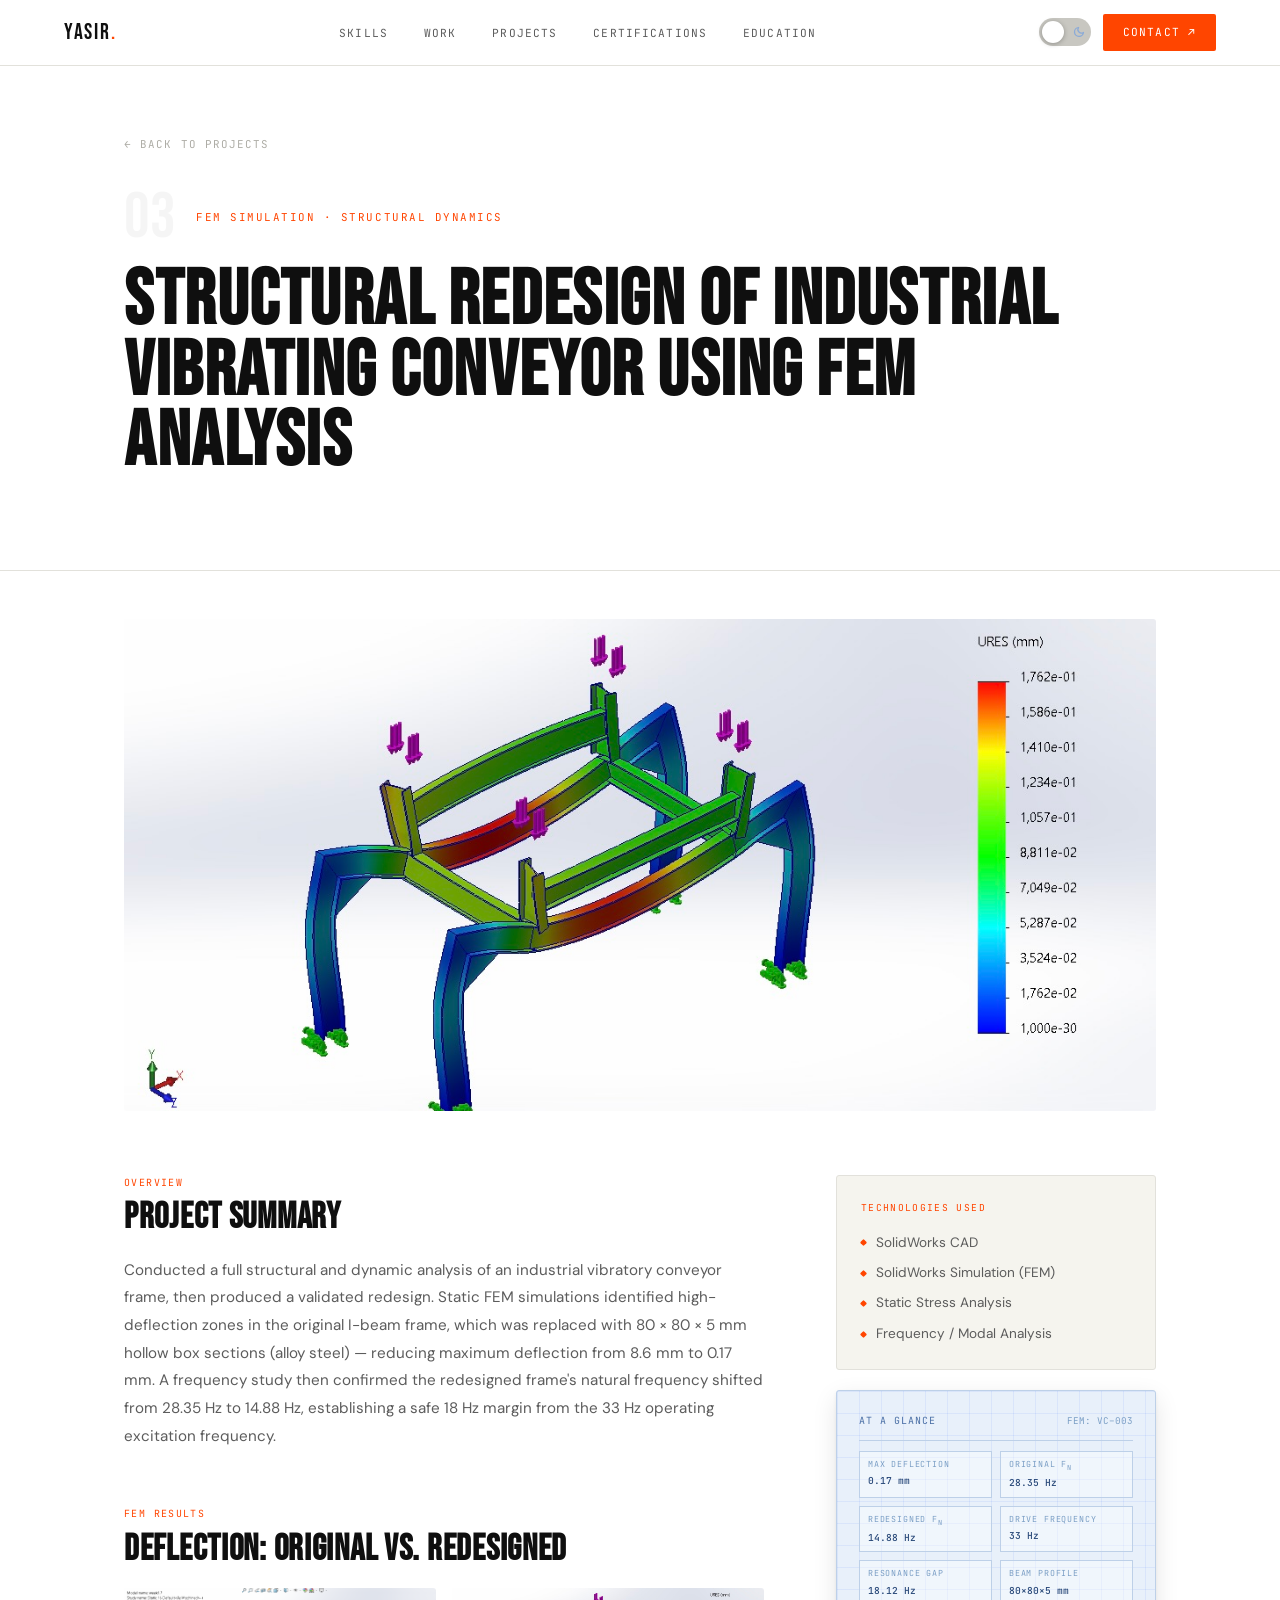
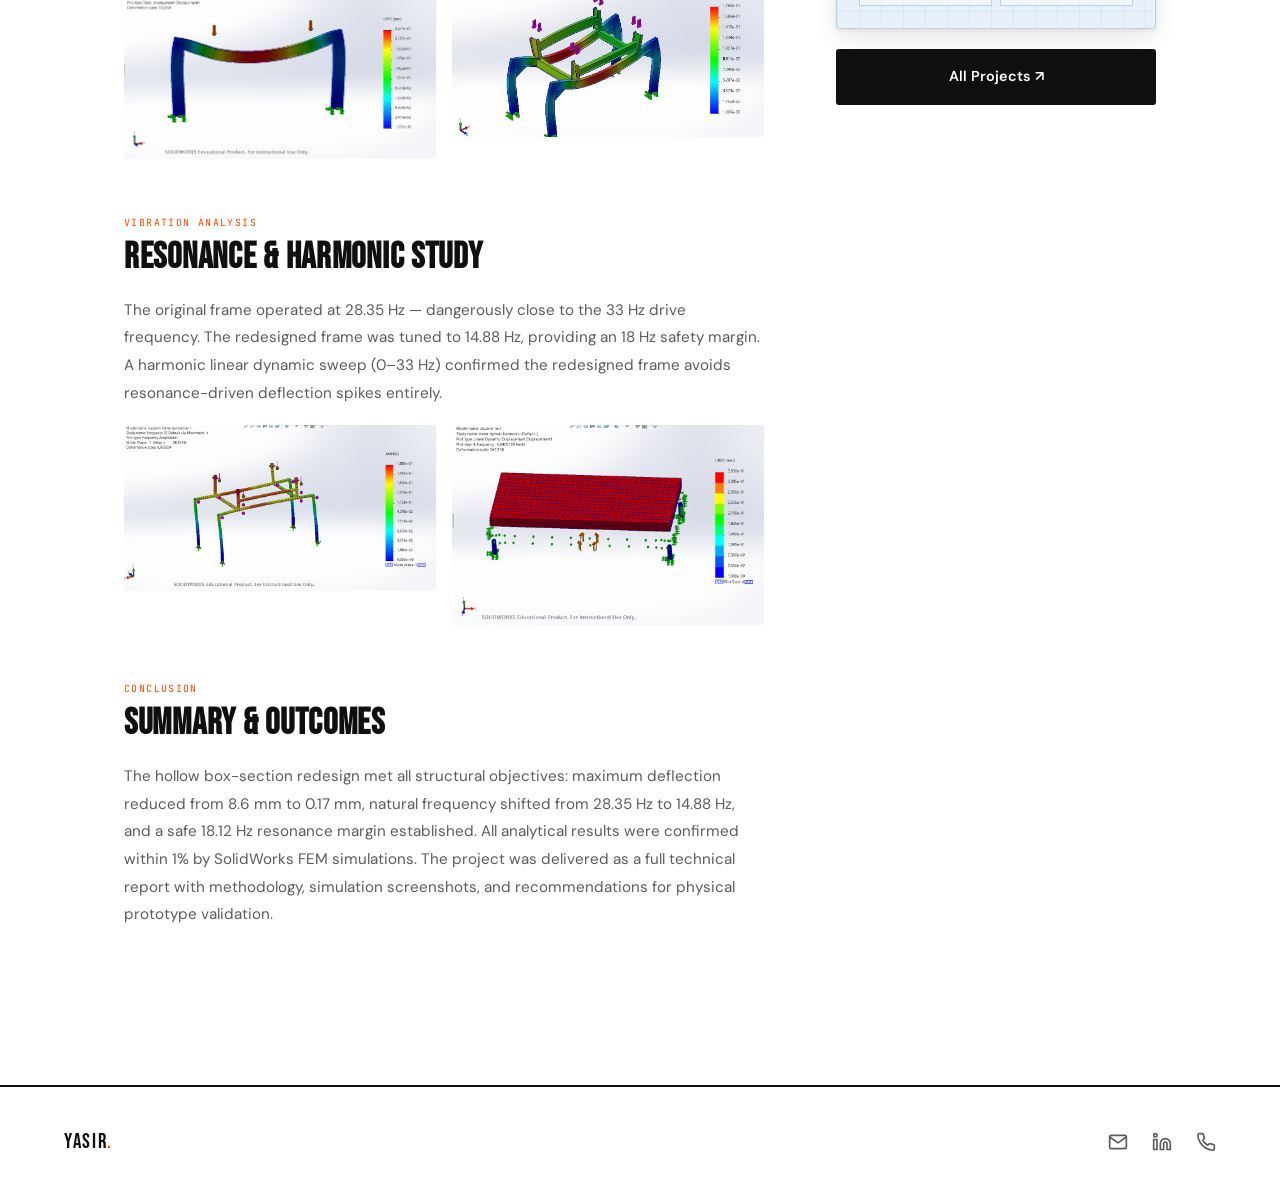
<file: projects/vibrating-conveyor/vibrating-conveyor.html>
<!DOCTYPE html>
<html lang="en">

<head>
  <meta charset="UTF-8" />
  <meta name="viewport" content="width=device-width, initial-scale=1.0" />
  <title>Structural Redesign of Industrial Vibrating Conveyor Using FEM Analysis | Yasir Arafat</title>

  <link rel="icon" type="image/svg+xml" href="../../favicon.svg" />

  <meta name="description"
    content="Structural redesign of an industrial vibrating conveyor using SolidWorks FEM. Reduced natural frequency from 28 Hz to 15 Hz to create a safe margin from the 33 Hz excitation frequency." />
  <meta name="author" content="Yasir Arafat" />

  <!-- Fonts -->
  <link rel="preconnect" href="https://fonts.googleapis.com" />
  <link rel="preconnect" href="https://fonts.gstatic.com" crossorigin />
  <link
    href="https://fonts.googleapis.com/css2?family=Bebas+Neue&family=DM+Sans:ital,opsz,wght@0,9..40,300;0,9..40,400;0,9..40,500;0,9..40,600;1,9..40,400&family=JetBrains+Mono:wght@400;500&display=swap"
    rel="stylesheet" />

  <!-- Dark Mode: apply saved theme before paint to prevent FOUC -->
  <script>
    (function () {
      if (localStorage.getItem('theme') === 'dark')
        document.documentElement.setAttribute('data-theme', 'dark');
    })();
  </script>

  <link rel="stylesheet" href="../../css/style.css" />
  <link rel="stylesheet" href="../../css/project.css" />
</head>

<body>

  <!-- Navigation -->
  <nav>
    <a href="../../index.html#hero" class="nav-logo">YASIR<em>.</em></a>
    <ul class="nav-links">
      <li><a href="../../index.html#skills">Skills</a></li>
      <li><a href="../../index.html#work">Work</a></li>
      <li><a href="../../index.html#projects">Projects</a></li>
      <li><a href="../../index.html#certifications">Certifications</a></li>
      <li><a href="../../index.html#education">Education</a></li>
    </ul>
    <div class="nav-right">
      <button id="theme-toggle" class="theme-toggle" role="switch" aria-checked="false" aria-label="Toggle dark mode">
        <svg class="toggle-moon" xmlns="http://www.w3.org/2000/svg" viewBox="0 0 24 24" fill="none" stroke="currentColor" stroke-width="2.5" stroke-linecap="round" stroke-linejoin="round"><path d="M21 12.79A9 9 0 1 1 11.21 3 7 7 0 0 0 21 12.79z"/></svg>
        <svg class="toggle-sun" xmlns="http://www.w3.org/2000/svg" viewBox="0 0 24 24" fill="none" stroke="currentColor" stroke-width="2.5" stroke-linecap="round" stroke-linejoin="round"><circle cx="12" cy="12" r="5"/><line x1="12" y1="1" x2="12" y2="3"/><line x1="12" y1="21" x2="12" y2="23"/><line x1="4.22" y1="4.22" x2="5.64" y2="5.64"/><line x1="18.36" y1="18.36" x2="19.78" y2="19.78"/><line x1="1" y1="12" x2="3" y2="12"/><line x1="21" y1="12" x2="23" y2="12"/><line x1="4.22" y1="19.78" x2="5.64" y2="18.36"/><line x1="18.36" y1="5.64" x2="19.78" y2="4.22"/></svg>
      </button>
      <a href="mailto:arafyasir2023@gmail.com" class="nav-cta" aria-label="Email Yasir">Contact &#x2197;&#xFE0E;</a>
    </div>
  </nav>

  <!-- Project Hero -->
  <section class="proj-hero">
    <div class="wrap">
      <div class="proj-hero-inner">
        <a href="../../index.html#projects" class="back-link">← Back to Projects</a>
        <div class="proj-hero-meta">
          <span class="proj-hero-num">03</span>
          <div class="proj-hero-category">FEM Simulation · Structural Dynamics</div>
        </div>
        <h1 class="proj-hero-title">Structural Redesign of Industrial Vibrating Conveyor Using FEM Analysis</h1>
      </div>
    </div>
  </section>

  <!-- Hero Image -->
  <div class="proj-img-hero wrap reveal">
    <img src="images/frame-deflection.png" alt="Redesigned Frame — FEM Displacement Simulation (~0.17 mm)">
  </div>

  <!-- Main Content -->
  <main class="proj-main">
    <div class="wrap proj-content-grid">

      <!-- Left: Body -->
      <div class="proj-body">

        <!-- Overview -->
        <section class="proj-section reveal">
          <div class="proj-section-label">Overview</div>
          <h2 class="proj-section-title">Project Summary</h2>
          <p>Conducted a full structural and dynamic analysis of an industrial vibratory conveyor frame, then produced a
            validated redesign. Static FEM simulations identified high-deflection zones in the original I-beam frame,
            which was replaced with 80 × 80 × 5 mm hollow box sections (alloy steel) — reducing maximum deflection from
            8.6 mm to 0.17 mm. A frequency study then confirmed the redesigned frame's natural frequency shifted from
            28.35 Hz to 14.88 Hz, establishing a safe 18 Hz margin from the 33 Hz operating excitation frequency.</p>
        </section>

        <!-- FEM Results -->
        <section class="proj-section reveal">
          <div class="proj-section-label">FEM Results</div>
          <h2 class="proj-section-title">Deflection: Original vs. Redesigned</h2>
          <div class="img-row reveal">
            <img src="images/gantry-deflection.png" alt="Original frame gantry deflection (~0.24 mm worst-case)">
            <img src="images/frame-deflection.png" alt="Redesigned frame full deflection (~0.17 mm)">
          </div>
        </section>

        <!-- Frequency Analysis -->
        <section class="proj-section reveal">
          <div class="proj-section-label">Vibration Analysis</div>
          <h2 class="proj-section-title">Resonance &amp; Harmonic Study</h2>
          <p>The original frame operated at 28.35 Hz — dangerously close to the 33 Hz drive frequency. The redesigned
            frame was tuned to 14.88 Hz, providing an 18 Hz safety margin. A harmonic linear dynamic sweep (0–33 Hz)
            confirmed the redesigned frame avoids resonance-driven deflection spikes entirely.</p>
          <div class="img-row reveal">
            <img src="images/original-frequency.png" alt="Original frame natural frequency mode shape (28.35 Hz)">
            <img src="images/frequency-response.png" alt="Displacement amplitude vs. frequency response curve">
          </div>
        </section>

        <!-- Conclusion -->
        <section class="proj-section reveal">
          <div class="proj-section-label">Conclusion</div>
          <h2 class="proj-section-title">Summary &amp; Outcomes</h2>
          <p>The hollow box-section redesign met all structural objectives: maximum deflection reduced from 8.6 mm to
            0.17 mm, natural frequency shifted from 28.35 Hz to 14.88 Hz, and a safe 18.12 Hz resonance margin
            established. All analytical results were confirmed within 1% by SolidWorks FEM simulations. The project was
            delivered as a full technical report with methodology, simulation screenshots, and recommendations for
            physical prototype validation.</p>
        </section>

      </div>

      <!-- Right: Sidebar -->
      <aside class="proj-sidebar">
        <div class="sidebar-card reveal">
          <div class="sidebar-card-title">Technologies Used</div>
          <ul class="sidebar-tag-list">
            <li>SolidWorks CAD</li>
            <li>SolidWorks Simulation (FEM)</li>
            <li>Static Stress Analysis</li>
            <li>Frequency / Modal Analysis</li>
          </ul>
        </div>

        <div class="bp-card reveal d1" style="transform: none; width: 100%; box-sizing: border-box;">
          <div class="bp-head">
            <span class="bp-label">At a Glance</span>
            <span class="bp-id">FEM: VC–003</span>
          </div>
          <div style="display: grid; grid-template-columns: 1fr 1fr; gap: 8px; margin-top: 10px;">
            <div class="tb">
              <div class="tb-k">Max Deflection</div>
              <div class="tb-v" style="font-weight: 500;">0.17 mm</div>
            </div>
            <div class="tb">
              <div class="tb-k">Original f<sub>n</sub></div>
              <div class="tb-v" style="font-weight: 500;">28.35 Hz</div>
            </div>
            <div class="tb">
              <div class="tb-k">Redesigned f<sub>n</sub></div>
              <div class="tb-v" style="font-weight: 500;">14.88 Hz</div>
            </div>
            <div class="tb">
              <div class="tb-k">Drive Frequency</div>
              <div class="tb-v" style="font-weight: 500;">33 Hz</div>
            </div>
            <div class="tb">
              <div class="tb-k">Resonance Gap</div>
              <div class="tb-v" style="font-weight: 500;">18.12 Hz</div>
            </div>
            <div class="tb">
              <div class="tb-k">Beam Profile</div>
              <div class="tb-v" style="font-weight: 500;">80×80×5 mm</div>
            </div>
          </div>
        </div>

        <a href="../../index.html#projects" class="btn-dark sidebar-btn reveal d3">All Projects &#x2197;&#xFE0E;</a>
      </aside>

    </div>
  </main>

  <!-- Footer -->
  <footer>
    <div class="ft-logo">YASIR<em>.</em></div>
    <div class="ft-links">
      <a href="mailto:arafyasir2023@gmail.com" aria-label="Email Yasir">
        <svg xmlns="http://www.w3.org/2000/svg" width="20" height="20" viewBox="0 0 24 24" fill="none"
          stroke="currentColor" stroke-width="2" stroke-linecap="round" stroke-linejoin="round" class="ft-icon">
          <path d="M4 4h16c1.1 0 2 .9 2 2v12c0 1.1-.9 2-2 2H4c-1.1 0-2-.9-2-2V6c0-1.1.9-2 2-2z"></path>
          <polyline points="22,6 12,13 2,6"></polyline>
        </svg>
      </a>
      <a href="https://linkedin.com/in/md-yasir-arafat-bd" target="_blank" rel="noopener" aria-label="LinkedIn">
        <svg xmlns="http://www.w3.org/2000/svg" width="20" height="20" viewBox="0 0 24 24" fill="none"
          stroke="currentColor" stroke-width="2" stroke-linecap="round" stroke-linejoin="round" class="ft-icon">
          <path d="M16 8a6 6 0 0 1 6 6v7h-4v-7a2 2 0 0 0-2-2 2 2 0 0 0-2 2v7h-4v-7a6 6 0 0 1 6-6z"></path>
          <rect x="2" y="9" width="4" height="12"></rect>
          <circle cx="4" cy="4" r="2"></circle>
        </svg>
      </a>
      <a href="tel:+31687738410" aria-label="Call Yasir" title="Phone: (+31) 687 738 410">
        <svg xmlns="http://www.w3.org/2000/svg" width="20" height="20" viewBox="0 0 24 24" fill="none"
          stroke="currentColor" stroke-width="2" stroke-linecap="round" stroke-linejoin="round" class="ft-icon">
          <path
            d="M22 16.92v3a2 2 0 0 1-2.18 2 19.79 19.79 0 0 1-8.63-3.07 19.5 19.5 0 0 1-6-6 19.79 19.79 0 0 1-3.07-8.67A2 2 0 0 1 4.11 2h3a2 2 0 0 1 2 1.72 12.84 12.84 0 0 0 .7 2.81 2 2 0 0 1-.45 2.11L8.09 9.91a16 16 0 0 0 6 6l1.27-1.27a2 2 0 0 1 2.11-.45 12.84 12.84 0 0 0 2.81.7A2 2 0 0 1 22 16.92z">
          </path>
        </svg>
      </a>
    </div>
  </footer>

  <script>
    // Theme toggle
    (function () {
      var btn = document.getElementById('theme-toggle');
      if (btn) {
        btn.setAttribute('aria-checked',
          document.documentElement.getAttribute('data-theme') === 'dark' ? 'true' : 'false'
        );
        btn.addEventListener('click', function () {
          var isDark = document.documentElement.getAttribute('data-theme') === 'dark';
          if (isDark) {
            document.documentElement.removeAttribute('data-theme');
            localStorage.setItem('theme', 'light');
            btn.setAttribute('aria-checked', 'false');
          } else {
            document.documentElement.setAttribute('data-theme', 'dark');
            localStorage.setItem('theme', 'dark');
            btn.setAttribute('aria-checked', 'true');
          }
        });
      }
    })();

    // Scroll reveal
    const reveals = document.querySelectorAll('.reveal');
    const io = new IntersectionObserver((entries) => {
      entries.forEach(e => { if (e.isIntersecting) { e.target.classList.add('in'); io.unobserve(e.target); } });
    }, { threshold: 0.1 });
    reveals.forEach(el => io.observe(el));
  </script>

</body>

</html>
</file>
<file: css/style.css>
/* 
======================================================================
TABLE OF CONTENTS
======================================================================
1. DESIGN TOKENS (:root)
2. RESET & BASE STYLES
3. NAVIGATION (nav)
4. LAYOUT WRAPPERS (.wrap)
5. COMMON & EXTRACTED COMPONENTS (.btn, .sec-hd, .proj-heading-wrap)
6. SECTION STYLES
   - Hero Section (#hero)
   - Blueprint Card Theme (.bp-card, #gearSVG)
   - Skills Section (#skills)
   - Experience & Projects (.proj-list, .proj-item)
   - Certifications Section (#certifications)
   - Education Section (#education)
7. FOOTER
8. SCROLL REVEAL (animations)
9. RESPONSIVE MEDIA QUERIES
======================================================================
*/

/* ===================================================================
   1. DESIGN TOKENS
   =================================================================== */
:root {
  /* ── Brand Colors (Solid Hex) ── */
  --white: #ffffff;
  --paper: #f5f4ee;
  --orange: #ff4500;
  --blue: #1a56ff;
  --bp: #e4edf9;
  --dark: #0f0f0f;
  --mid: #5c5c5c;
  --light: #aeada6;
  --border: #e2e1db;

  /* ── Interactive & UI States (8-digit Hex) ── */
  --nav-bg: #fffffff0;
  /* Opaque white with 0.94 blur alpha */
  --hero-hatch: #ff45000e;
  /* Subtle decorative hatching grid (0.055 alpha) */
  --orange-hover-strong: #ff450014;
  /* Strong hover hue for white backgrounds (0.08 alpha) */
  --orange-hover-subtle: #ff45000a;
  /* Subtle hover hue for paper backgrounds (0.04 alpha) */
  --orange-border-hover: #ff450047;
  /* Refined hover border accent (0.28 alpha) */

  /* ── Blueprint Card Theme ── */
  --bp-bg: #e8f0fa;
  --bp-grid: #1a56ff13;
  /* Blueprint grid pattern (0.075 alpha) */
  --bp-border: #bdd0e8;
  --bp-label: #4a6fa5;
  --bp-id: #7a9ec5;
  --bp-tb-bg: #ffffff59;
  /* Semi-transparent table row background (0.35 alpha) */
  --bp-text: #2a4a7a;

  /* ── Utility Shadows & Typography Overlays ── */
  --shadow-strong: #0000001a;
  /* Pronounced blueprint card drop-shadow (0.1 alpha) */
  --shadow-subtle: #0000000f;
  /* Secondary subtle blueprint shadow (0.06 alpha) */
  --shadow-card: #0000000a;
  /* Card elevate drop-shadow (0.04 alpha) */
  --sec-num: #0000000a;
  /* Large background numbers opacity layer (0.04 alpha) */
  --skills-cat: #ffffff59;
  /* Category text on dark header (0.35 alpha) */
}

/* ===================================================================
   1b. DARK MODE TOKENS
   =================================================================== */
[data-theme="dark"] {
  /* ── Brand Colors ── */
  --white: #0f0f0f;
  --paper: #161616;
  --orange: #ff5520;
  --blue: #4d7aff;
  --bp: #0d1a2e;
  --dark: #f0f0ec;
  --mid: #a8a8a2;
  --light: #555550;
  --border: #2a2a28;

  /* ── Interactive & UI States ── */
  --nav-bg: #0f0f0fef;
  --hero-hatch: #ff55200d;
  --orange-hover-strong: #ff552018;
  --orange-hover-subtle: #ff55200c;
  --orange-border-hover: #ff552050;

  /* ── Blueprint Card — deep navy dark ── */
  --bp-bg: #0d1929;
  --bp-grid: #4d7aff18;
  --bp-border: #1e3354;
  --bp-label: #6f9fd8;
  --bp-id: #4a7ab5;
  --bp-tb-bg: #ffffff0a;
  --bp-text: #a8c8f0;

  /* ── Utility Shadows ── */
  --shadow-strong: #00000050;
  --shadow-subtle: #00000030;
  --shadow-card: #00000025;
  --sec-num: #ffffff0c;
  --skills-cat: #ffffff40;
}

/* ===================================================================
   2. RESET & BASE STYLES
   =================================================================== */
*,
*::before,
*::after {
  margin: 0;
  padding: 0;
  box-sizing: border-box;
}

html {
  scroll-behavior: smooth;
}

body {
  background: var(--white);
  color: var(--dark);
  font-family: 'DM Sans', system-ui, sans-serif;
  font-size: 16px;
  line-height: 1.65;
  overflow-x: hidden;
}

/* ===================================================================
   3. NAVIGATION
   =================================================================== */
nav {
  position: fixed;
  top: 0;
  left: 0;
  right: 0;
  z-index: 200;
  height: 66px;
  display: flex;
  align-items: center;
  justify-content: space-between;
  padding: 0 64px;
  background: var(--nav-bg);
  backdrop-filter: blur(18px);
  border-bottom: 1px solid var(--border);
}

.nav-logo {
  font-family: 'Bebas Neue', sans-serif;
  font-size: 1.35rem;
  letter-spacing: 0.08em;
  color: var(--dark);
  text-decoration: none;
}

.nav-logo em {
  color: var(--orange);
  font-style: normal;
}

.nav-links {
  display: flex;
  gap: 36px;
  list-style: none;
}

.nav-links a {
  font-family: 'JetBrains Mono', monospace;
  font-size: 0.7rem;
  color: var(--mid);
  text-decoration: none;
  letter-spacing: 0.1em;
  text-transform: uppercase;
  border-bottom: 1px solid transparent;
  transition: color .2s, border-color .2s;
}

.nav-links a:hover {
  color: var(--orange);
  border-bottom-color: var(--orange);
}

.nav-cta {
  padding: 9px 20px;
  background: var(--orange);
  color: var(--white);
  font-family: 'JetBrains Mono', monospace;
  font-size: 0.7rem;
  letter-spacing: 0.1em;
  text-transform: uppercase;
  text-decoration: none;
  border-radius: 2px;
  transition: opacity .2s;
}

.nav-cta:hover {
  opacity: .85;
}

/* ===================================================================
   4. LAYOUT WRAPPERS
   =================================================================== */
.wrap {
  max-width: 1160px;
  margin: 0 auto;
  padding: 0 64px;
}

/* ===================================================================
   5. COMMON & EXTRACTED COMPONENTS
   =================================================================== */
/* ── Nav Right Cluster (toggle + CTA grouped) ── */
.nav-right {
  display: flex;
  align-items: center;
  gap: 12px;
}

/* ── Theme Toggle Switch ── */
.theme-toggle {
  position: relative;
  display: inline-flex;
  align-items: center;
  flex-shrink: 0;
  width: 52px;
  height: 28px;
  border-radius: 14px;
  background: #c8c7c1;
  border: none;
  cursor: pointer;
  padding: 0;
  transition: background .3s ease;
}

.theme-toggle:focus-visible {
  outline: 2px solid var(--orange);
  outline-offset: 3px;
}

/* Sliding knob */
.theme-toggle::after {
  content: '';
  position: absolute;
  left: 3px;
  top: 3px;
  width: 22px;
  height: 22px;
  border-radius: 50%;
  background: #ffffff;
  box-shadow: 0 1px 5px rgba(0,0,0,0.28);
  transition: transform .3s ease;
  z-index: 1;
}

/* Moon icon — right side, visible in light mode */
.toggle-moon {
  position: absolute;
  right: 6px;
  top: 50%;
  transform: translateY(-50%);
  width: 12px;
  height: 12px;
  color: #8aaad8;
  pointer-events: none;
  transition: opacity .25s;
  opacity: 1;
}

/* Sun icon — left side, visible in dark mode */
.toggle-sun {
  position: absolute;
  left: 6px;
  top: 50%;
  transform: translateY(-50%);
  width: 12px;
  height: 12px;
  color: #ffc14d;
  pointer-events: none;
  transition: opacity .25s;
  opacity: 0;
}

/* Dark mode: orange track + knob slides right */
[data-theme="dark"] .theme-toggle {
  background: var(--orange);
}

[data-theme="dark"] .theme-toggle::after {
  transform: translateX(24px);
}

[data-theme="dark"] .toggle-moon { opacity: 0; }
[data-theme="dark"] .toggle-sun  { opacity: 1; }

/* ── Buttons ── */
.btn-dark {
  display: inline-flex;
  align-items: center;
  gap: 8px;
  padding: 14px 32px;
  border: 2px solid var(--dark);
  background: var(--dark);
  color: var(--white);
  font-family: 'DM Sans', sans-serif;
  font-weight: 600;
  font-size: 0.9rem;
  text-decoration: none;
  border-radius: 3px;
  transition: background .2s, border-color .2s;
}

.btn-dark:hover {
  background: var(--orange);
  border-color: var(--orange);
}

.btn-outline {
  display: inline-flex;
  align-items: center;
  gap: 8px;
  padding: 14px 28px;
  border: 2px solid var(--dark);
  color: var(--dark);
  font-family: 'DM Sans', sans-serif;
  font-weight: 600;
  font-size: 0.9rem;
  text-decoration: none;
  border-radius: 3px;
  transition: border-color .2s, color .2s;
}

.btn-outline:hover {
  border-color: var(--orange);
  color: var(--orange);
}

/* Modifier: Small Outline Button */
.btn-outline-sm {
  padding: 8px 20px;
  font-size: 0.75rem;
}

/* ── Section Headings ── */
.sec-hd {
  padding-top: 110px;
  margin-bottom: 60px;
}

.sec-num-bg {
  font-family: 'Bebas Neue', sans-serif;
  font-size: 7rem;
  line-height: 1;
  color: var(--sec-num);
  user-select: none;
  display: block;
  margin-bottom: -1.5rem;
}

.sec-eyebrow {
  font-family: 'JetBrains Mono', monospace;
  font-size: 0.68rem;
  color: var(--orange);
  letter-spacing: 0.14em;
  text-transform: uppercase;
  margin-bottom: 4px;
}

.sec-title {
  font-family: 'Bebas Neue', sans-serif;
  font-size: clamp(2.8rem, 5vw, 4rem);
  letter-spacing: 0.02em;
  line-height: 1;
}

/* ── Extracted Heading Wrapper (Semantic Flex Wrapper) ── */
.proj-heading-wrap {
  display: flex;
  align-items: flex-start;
  gap: 18px;
}

/* ===================================================================
   6. SECTION STYLES
   =================================================================== */

/* ── HERO SECTION ── */
#hero {
  padding-top: 66px;
  min-height: 100vh;
  display: flex;
  align-items: center;
  position: relative;
  overflow: hidden;
}

/* hatching corner decoration */
#hero::after {
  content: '';
  position: absolute;
  top: 0;
  right: 0;
  width: 320px;
  height: 320px;
  pointer-events: none;
  background-image: repeating-linear-gradient(45deg, var(--hero-hatch) 0, var(--hero-hatch) 1px, transparent 1px, transparent 14px);
}

.hero-grid {
  display: grid;
  grid-template-columns: 1fr 400px;
  gap: 72px;
  align-items: center;
  width: 100%;
  padding: 80px 0 60px;
}


.hero-eyebrow {
  display: inline-flex;
  align-items: center;
  gap: 12px;
  font-family: 'JetBrains Mono', monospace;
  font-size: 0.7rem;
  color: var(--orange);
  letter-spacing: 0.14em;
  text-transform: uppercase;
  margin-bottom: 18px;
}

.hero-eyebrow::before {
  content: '';
  display: block;
  width: 30px;
  height: 2px;
  background: var(--orange);
}

h1.name {
  font-family: 'Bebas Neue', sans-serif;
  font-size: clamp(4.5rem, 8.5vw, 9.5rem);
  line-height: 0.88;
  letter-spacing: 0.015em;
  margin-bottom: 28px;
}

h1.name .nm-last {
  color: var(--orange);
}

.hero-bio {
  font-size: 1rem;
  color: var(--mid);
  line-height: 1.8;
  max-width: 480px;
  margin-bottom: 36px;
}

.hero-bio strong {
  color: var(--dark);
  font-weight: 600;
}

/* Stats strip */
.stats-bar {
  display: flex;
  gap: 0;
  margin-bottom: 44px;
  max-width: 500px;
  border: 1px solid var(--border);
  border-radius: 3px;
  overflow: hidden;
}

.stat {
  flex: 1;
  padding: 14px 16px;
  border-right: 1px solid var(--border);
  background: var(--paper);
}

.stat:last-child {
  border-right: none;
}

.stat-v {
  font-family: 'Bebas Neue', sans-serif;
  font-size: 1.6rem;
  color: var(--orange);
  line-height: 1;
  margin-bottom: 2px;
}

.stat-l {
  font-family: 'JetBrains Mono', monospace;
  font-size: 0.58rem;
  letter-spacing: 0.1em;
  text-transform: uppercase;
  color: var(--light);
}

/* ── BLUEPRINT CARD THEME ── */
.hero-right {
  display: flex;
  justify-content: center;
}

.bp-card {
  width: 380px;
  background: var(--bp-bg);
  background-image:
    linear-gradient(var(--bp-grid) 1px, transparent 1px),
    linear-gradient(90deg, var(--bp-grid) 1px, transparent 1px);
  background-size: 22px 22px;
  border: 1px solid var(--bp-border);
  border-radius: 3px;
  padding: 22px;
  transform: rotate(2.8deg);
  box-shadow: 0 8px 24px var(--shadow-strong), 0 2px 4px var(--shadow-subtle);
}

.bp-head {
  display: flex;
  justify-content: space-between;
  align-items: center;
  margin-bottom: 10px;
  padding-bottom: 10px;
  border-bottom: 1px solid var(--bp-border);
}

.bp-label {
  font-family: 'JetBrains Mono', monospace;
  font-size: 0.62rem;
  color: var(--bp-label);
  letter-spacing: 0.1em;
  text-transform: uppercase;
}

.bp-id {
  font-family: 'JetBrains Mono', monospace;
  font-size: 0.58rem;
  color: var(--bp-id);
}

#gearSVG {
  width: 100%;
  display: block;
}

/* Blueprint SVG gear fills adapt to dark mode */
[data-theme="dark"] #gearSVG circle[fill="#E8F0FA"] {
  fill: #0d1929;
}

/* Gear CSS animations */
#mainGearGroup {
  transform-box: fill-box;
  transform-origin: center;
  animation: cwSpin 22s linear infinite;
}

#satG1,
#satG2,
#satG3 {
  transform-box: fill-box;
  transform-origin: center;
  animation: ccwSpin 12.2s linear infinite;
}

@keyframes cwSpin {
  to {
    transform: rotate(360deg);
  }
}

@keyframes ccwSpin {
  to {
    transform: rotate(-360deg);
  }
}

.bp-foot {
  display: grid;
  grid-template-columns: repeat(3, 1fr);
  gap: 8px;
  margin-top: 10px;
  padding-top: 10px;
  border-top: 1px solid var(--bp-border);
}

.tb {
  padding: 6px 8px;
  border: 1px solid var(--bp-border);
  background: var(--bp-tb-bg);
}

.tb-k {
  font-family: 'JetBrains Mono', monospace;
  font-size: 0.52rem;
  color: var(--bp-id);
  letter-spacing: 0.1em;
  text-transform: uppercase;
  margin-bottom: 2px;
}

.tb-v {
  font-family: 'JetBrains Mono', monospace;
  font-size: 0.6rem;
  color: var(--bp-text);
}

/* ── SKILLS SECTION ── */
#skills {
  background: var(--paper);
  padding-bottom: 80px;
}

.skills-grid {
  display: grid;
  grid-template-columns: repeat(3, 1fr);
  gap: 20px;
}

.sk-card {
  background: var(--white);
  border: 1px solid var(--border);
  border-radius: 3px;
  overflow: hidden;
  transition: transform .25s, border-color .25s, background .25s;
}

@media (hover: hover) {
  .sk-card:hover {
    transform: translateY(-5px);
    border-color: var(--orange);
    background: var(--orange-hover-subtle);
  }
}

.sk-head {
  background: var(--dark);
  border-bottom: 3px solid var(--orange);
  padding: 22px 26px;
  display: flex;
  align-items: center;
}

.sk-cat {
  font-family: 'JetBrains Mono', monospace;
  font-size: 0.58rem;
  color: var(--skills-cat);
  letter-spacing: 0.12em;
  text-transform: uppercase;
  margin-bottom: 6px;
}

.sk-name {
  font-family: 'Bebas Neue', sans-serif;
  font-size: 1.6rem;
  letter-spacing: 0.04em;
  color: var(--white);
  display: flex;
  align-items: center;
  gap: 12px;
}

.sk-icon {
  font-size: 1.6rem;
  opacity: 0.7;
  display: inline-flex;
  align-items: center;
}

.sk-body {
  padding: 22px 26px;
}

.sk-list {
  list-style: none;
  display: flex;
  flex-direction: column;
  gap: 9px;
}

.sk-list li {
  display: flex;
  align-items: center;
  gap: 10px;
  font-size: 0.875rem;
  color: var(--mid);
}

.sk-list li::before {
  content: '';
  flex-shrink: 0;
  width: 5px;
  height: 5px;
  background: var(--orange);
  border-radius: 1px;
  transform: rotate(45deg);
}

/* ── WORK EXPERIENCE SECTION ── */
#work {
  background: var(--white);
  padding-bottom: 80px;
}

/* Modifier classes for Work title and company (formerly inline styles) */
.work-title {
  font-size: 1.65rem;
  margin-bottom: 4px;
}

.work-company {
  font-family: 'JetBrains Mono', monospace;
  font-size: 0.75rem;
  color: var(--orange);
  letter-spacing: 0.04em;
  text-transform: uppercase;
  font-weight: 600;
}

/* ── PROJECTS SECTION ── */
#projects {
  background: var(--paper);
  padding-bottom: 80px;
}

/* Shared components for Work & Projects */
.proj-list {
  border-top: 2.5px solid var(--dark);
}

.proj-item {
  border-bottom: 1px solid var(--border);
  padding: 44px 0;
  position: relative;
  transition: background .2s, padding-left .3s ease;
}

.proj-item::before {
  content: '';
  position: absolute;
  left: 0;
  top: 0;
  bottom: 0;
  width: 3px;
  background: var(--orange);
  transform: scaleY(0);
  transform-origin: top;
  transition: transform .3s ease;
}

@media (hover: hover) {
  .proj-item:hover {
    background: var(--orange-hover-strong);
    padding-left: 22px;
  }

  .proj-item:hover::before {
    transform: scaleY(1);
  }

  /* Paper-bg sections get subtler hover hue */
  #projects .proj-item:hover {
    background: var(--orange-hover-subtle);
  }
}

.proj-top {
  display: flex;
  align-items: flex-start;
  justify-content: space-between;
  gap: 24px;
  margin-bottom: 12px;
}

.proj-num {
  font-family: 'Bebas Neue', sans-serif;
  font-size: 2.6rem;
  line-height: 1;
  color: var(--sec-num);
  user-select: none;
  flex-shrink: 0;
}

.proj-name {
  font-family: 'Bebas Neue', sans-serif;
  font-size: 1.95rem;
  letter-spacing: 0.02em;
  line-height: 1.05;
  color: var(--dark);
  transition: color .2s;
}

@media (hover: hover) {
  .proj-item:hover .proj-name {
    color: var(--orange);
  }
}

.proj-period {
  font-family: 'JetBrains Mono', monospace;
  font-size: 0.68rem;
  color: var(--light);
  white-space: nowrap;
  padding-top: 8px;
  flex-shrink: 0;
}

.proj-desc {
  font-size: 0.9rem;
  color: var(--mid);
  line-height: 1.78;
  max-width: 720px;
  margin-bottom: 18px;
}

.proj-tags {
  display: flex;
  flex-wrap: wrap;
  gap: 8px;
}

.proj-tag {
  padding: 4px 12px;
  background: var(--paper);
  border: 1px solid var(--border);
  border-radius: 2px;
  font-family: 'JetBrains Mono', monospace;
  font-size: 0.65rem;
  color: var(--mid);
  letter-spacing: 0.04em;
  transition: background .2s, border-color .2s, color .2s;
}

#projects .proj-tag {
  background: var(--white);
}

/* ── View Details Link ── */
.proj-action {
  margin-top: 20px;
}

.proj-detail-link {
  display: inline-flex;
  align-items: center;
  gap: 6px;
  font-family: 'JetBrains Mono', monospace;
  font-size: 0.68rem;
  letter-spacing: 0.1em;
  text-transform: uppercase;
  color: var(--dark);
  text-decoration: none;
  border-bottom: 1px solid var(--dark);
  padding-bottom: 2px;
  transition: color .2s, border-color .2s;
}

.proj-detail-link:hover {
  color: var(--orange);
  border-color: var(--orange);
}

@media (hover: hover) {

  /* White-bg sections: tags get stronger hover hue */
  .proj-item:hover .proj-tag {
    background: var(--orange-hover-strong);
    border-color: var(--orange-border-hover);
    color: var(--orange);
  }

  /* Paper-bg sections: tags get subtler hover hue */
  #projects .proj-item:hover .proj-tag {
    background: var(--orange-hover-subtle);
  }
}

/* ── CERTIFICATIONS SECTION ── */
#certifications {
  background: var(--white);
  padding-bottom: 80px;
}

/* ── EDUCATION SECTION ── */
#education {
  background: var(--paper);
  color: var(--dark);
  padding-bottom: 100px;
}

.edu-grid {
  display: grid;
  grid-template-columns: 1fr 1fr;
  gap: 80px;
  align-items: start;
}

.edu-badge {
  display: inline-block;
  margin-bottom: 24px;
  padding: 4px 14px;
  border: 1px solid var(--orange);
  border-radius: 2px;
  font-family: 'JetBrains Mono', monospace;
  font-size: 0.68rem;
  color: var(--orange);
  letter-spacing: 0.08em;
}

.edu-degree {
  font-family: 'Bebas Neue', sans-serif;
  font-size: clamp(2.5rem, 4vw, 3.5rem);
  line-height: 1.05;
  letter-spacing: 0.02em;
  margin-bottom: 18px;
}

.edu-school {
  font-size: 0.95rem;
  color: var(--mid);
  line-height: 1.7;
}

.edu-right {
  padding-top: 16px;
  display: flex;
  flex-direction: column;
  gap: 14px;
}

.edu-row {
  padding: 20px 24px;
  border: 1px solid var(--border);
  border-radius: 3px;
  background: var(--white);
  transition: border-color .25s, background .25s, transform .25s, box-shadow .25s;
}

@media (hover: hover) {
  .edu-row:hover {
    border-color: var(--orange-border-hover);
    background: var(--orange-hover-subtle);
    transform: translateY(-2px);
    box-shadow: 0 8px 24px var(--shadow-card);
  }
}

.edu-k {
  font-family: 'JetBrains Mono', monospace;
  font-size: 0.6rem;
  color: var(--light);
  letter-spacing: 0.14em;
  text-transform: uppercase;
  margin-bottom: 6px;
}

.edu-v {
  font-size: 0.9rem;
  color: var(--dark);
}

/* ===================================================================
   7. FOOTER
   =================================================================== */
footer {
  background: var(--white);
  border-top: 2.5px solid var(--dark);
  padding: 38px 64px;
  display: flex;
  align-items: center;
  justify-content: space-between;
}

.ft-logo {
  font-family: 'Bebas Neue', sans-serif;
  font-size: 1.3rem;
  letter-spacing: 0.08em;
  color: var(--dark);
}

.ft-logo em {
  color: var(--orange);
  font-style: normal;
}

.ft-links {
  display: flex;
  gap: 24px;
  align-items: center;
}

.ft-links a {
  display: inline-flex;
  align-items: center;
  justify-content: center;
  color: var(--mid);
  text-decoration: none;
  transition: color .2s, transform .2s;
}

.ft-links a:hover {
  color: var(--orange);
  transform: translateY(-2px);
}

.ft-icon {
  width: 20px;
  height: 20px;
  display: block;
}

/* ===================================================================
   8. SCROLL REVEAL
   =================================================================== */
.reveal {
  opacity: 0;
  transform: translateY(28px);
  transition: opacity .6s ease, transform .6s ease;
}

.reveal.in {
  opacity: 1;
  transform: none;
}

.d1 {
  transition-delay: .1s;
}

.d2 {
  transition-delay: .2s;
}

.d3 {
  transition-delay: .3s;
}

/* ===================================================================
   9. RESPONSIVE MEDIA QUERIES
   =================================================================== */
@media (max-width: 980px) {
  nav {
    padding: 0 28px;
  }

  .wrap {
    padding: 0 28px;
  }

  footer {
    padding: 32px 28px;
    flex-direction: column;
    gap: 18px;
    text-align: center;
  }

  .hero-grid {
    grid-template-columns: 1fr;
    gap: 48px;
  }

  .hero-right {
    display: none;
  }

  .skills-grid {
    grid-template-columns: 1fr;
  }

  .edu-grid {
    grid-template-columns: 1fr;
    gap: 40px;
  }
}

@media (max-width: 600px) {
  .nav-links {
    display: none;
  }

  h1.name {
    font-size: 4.2rem;
  }

  .proj-num {
    display: none;
  }
}
</file>
<file: css/project.css>
/*
======================================================================
PROJECT DETAIL PAGE STYLES
Extends css/style.css for individual project pages.
======================================================================
*/

/* ── PROJECT HERO SECTION ── */
.proj-hero {
  padding-top: 66px;
  background: var(--white);
  border-bottom: 1px solid var(--border);
}

.proj-hero-inner {
  padding: 64px 0 52px;
}

.back-link {
  display: inline-flex;
  align-items: center;
  gap: 6px;
  font-family: 'JetBrains Mono', monospace;
  font-size: 0.68rem;
  color: var(--light);
  text-decoration: none;
  letter-spacing: 0.1em;
  text-transform: uppercase;
  margin-bottom: 32px;
  transition: color .2s;
}

.back-link:hover {
  color: var(--orange);
}

.proj-hero-meta {
  display: flex;
  align-items: center;
  gap: 20px;
  margin-bottom: 16px;
}

.proj-hero-num {
  font-family: 'Bebas Neue', sans-serif;
  font-size: 4rem;
  line-height: 1;
  color: var(--sec-num);
  user-select: none;
}

.proj-hero-category {
  font-family: 'JetBrains Mono', monospace;
  font-size: 0.68rem;
  color: var(--orange);
  letter-spacing: 0.14em;
  text-transform: uppercase;
}

.proj-hero-title {
  font-family: 'Bebas Neue', sans-serif;
  font-size: clamp(3rem, 6vw, 5.5rem);
  line-height: 0.92;
  letter-spacing: 0.02em;
  color: var(--dark);
  margin-bottom: 40px;
}

.proj-hero-sub {
  color: var(--dark);
}

/* Detail meta strip */
.proj-hero-details {
  display: flex;
  gap: 0;
  border: 1px solid var(--border);
  border-radius: 3px;
  overflow: hidden;
  max-width: 720px;
}

.proj-detail-item {
  flex: 1;
  padding: 16px 20px;
  border-right: 1px solid var(--border);
  background: var(--paper);
}

.proj-detail-item:last-child {
  border-right: none;
}

.proj-detail-label {
  font-family: 'JetBrains Mono', monospace;
  font-size: 0.55rem;
  color: var(--light);
  letter-spacing: 0.12em;
  text-transform: uppercase;
  margin-bottom: 4px;
}

.proj-detail-value {
  font-family: 'JetBrains Mono', monospace;
  font-size: 0.72rem;
  color: var(--dark);
  font-weight: 500;
}

/* ── HERO IMAGE SLOT ── */
.proj-img-hero {
  margin-top: 0;
  padding-top: 48px;
  padding-bottom: 0;
}

/* ── IMAGE PLACEHOLDERS ── */
.img-placeholder {
  background: var(--paper);
  border: 2px dashed var(--border);
  border-radius: 3px;
  overflow: hidden;
  aspect-ratio: 16 / 9;
  display: flex;
  align-items: center;
  justify-content: center;
  transition: border-color .25s;
}

.img-placeholder:hover {
  border-color: var(--orange-border-hover);
}

.img-placeholder--hero {
  aspect-ratio: 21 / 8;
}

.img-placeholder--wide {
  aspect-ratio: 21 / 7;
}

.img-placeholder-inner {
  display: flex;
  flex-direction: column;
  align-items: center;
  gap: 12px;
  color: var(--light);
  text-align: center;
  padding: 24px;
}

.img-placeholder-inner svg {
  opacity: 0.45;
  flex-shrink: 0;
}

.img-placeholder-inner span {
  font-family: 'JetBrains Mono', monospace;
  font-size: 0.62rem;
  color: var(--light);
  letter-spacing: 0.08em;
  text-transform: uppercase;
}

/* ── PROJECT PAGE IMAGES ── */
.img-row img,
.img-wide img,
.proj-img-hero img {
  width: 100%;
  height: auto;
  display: block;
  border-radius: 3px;
}

/* ── CONTENT GRID ── */
.proj-main {
  background: var(--white);
  padding-bottom: 100px;
}

.proj-content-grid {
  display: grid;
  grid-template-columns: 1fr 320px;
  gap: 72px;
  padding-top: 64px;
}

/* ── BODY SECTIONS ── */
.proj-body {
  min-width: 0;
}

.proj-section {
  margin-bottom: 56px;
}

.proj-section p {
  font-size: 0.95rem;
  color: var(--mid);
  line-height: 1.82;
  margin-bottom: 18px;
}

.proj-section p:last-child {
  margin-bottom: 0;
}

.proj-section-label {
  font-family: 'JetBrains Mono', monospace;
  font-size: 0.62rem;
  color: var(--orange);
  letter-spacing: 0.14em;
  text-transform: uppercase;
  margin-bottom: 8px;
}

.proj-section-title {
  font-family: 'Bebas Neue', sans-serif;
  font-size: clamp(1.8rem, 2.8vw, 2.4rem);
  letter-spacing: 0.02em;
  line-height: 1.05;
  color: var(--dark);
  margin-bottom: 20px;
}

/* Image rows */
.img-row {
  display: grid;
  grid-template-columns: 1fr 1fr;
  gap: 16px;
  margin-bottom: 56px;
}

.img-wide {
  margin-bottom: 56px;
}

/* Unordered lists within project body */
.proj-list {
  list-style: none;
  display: flex;
  flex-direction: column;
  gap: 12px;
  margin-bottom: 20px;
}

.proj-list li {
  display: flex;
  align-items: flex-start;
  gap: 12px;
  font-size: 0.95rem;
  color: var(--mid);
  line-height: 1.7;
}

.proj-list li::before {
  content: '';
  flex-shrink: 0;
  width: 6px;
  height: 6px;
  background: var(--orange);
  border-radius: 1px;
  transform: rotate(45deg);
  margin-top: 7px;
}

.proj-list li strong {
  color: var(--dark);
}

/* ── TABLES ── */
.proj-table-wrap {
  overflow-x: auto;
  border-radius: 3px;
  border: 1px solid var(--border);
  margin-bottom: 16px;
}

.proj-table {
  width: 100%;
  border-collapse: collapse;
  font-size: 0.83rem;
  min-width: 480px;
}

.proj-table thead {
  background: var(--dark);
}

.proj-table thead th {
  font-family: 'JetBrains Mono', monospace;
  font-size: 0.6rem;
  color: var(--white);
  letter-spacing: 0.1em;
  text-transform: uppercase;
  padding: 12px 16px;
  text-align: left;
  font-weight: 500;
  border-right: 1px solid rgba(255,255,255,0.08);
}

.proj-table thead th:last-child {
  border-right: none;
}

.proj-table tbody tr {
  border-bottom: 1px solid var(--border);
  transition: background .15s;
}

.proj-table tbody tr:last-child {
  border-bottom: none;
}

.proj-table tbody tr:hover {
  background: var(--orange-hover-subtle);
}

.proj-table tbody tr:nth-child(even) {
  background: var(--paper);
}

.proj-table tbody tr:nth-child(even):hover {
  background: var(--orange-hover-subtle);
}

.proj-table tbody td {
  padding: 12px 16px;
  color: var(--mid);
  border-right: 1px solid var(--border);
  line-height: 1.5;
}

.proj-table tbody td:last-child {
  border-right: none;
}

.proj-table tbody td:first-child {
  color: var(--dark);
  font-weight: 500;
}

.proj-table-note {
  font-family: 'JetBrains Mono', monospace;
  font-size: 0.66rem;
  color: var(--light);
  line-height: 1.7;
  padding: 0 4px;
}

/* Status badges in tables */
.status-pass {
  color: #2a7a4a !important;
  font-weight: 600 !important;
}

.status-fail {
  color: #b83232 !important;
  font-weight: 600 !important;
}

[data-theme="dark"] .status-pass {
  color: #4acd7a !important;
}

[data-theme="dark"] .status-fail {
  color: #f06060 !important;
}

/* Dark mode: table header column divider */
[data-theme="dark"] .proj-table thead th {
  border-right-color: rgba(255,255,255,0.06);
}

/* ── SIDEBAR ── */
.proj-sidebar {
  display: flex;
  flex-direction: column;
  gap: 20px;
}

.sidebar-card {
  background: var(--paper);
  border: 1px solid var(--border);
  border-radius: 3px;
  padding: 24px;
}

.sidebar-card-title {
  font-family: 'JetBrains Mono', monospace;
  font-size: 0.6rem;
  color: var(--orange);
  letter-spacing: 0.14em;
  text-transform: uppercase;
  margin-bottom: 16px;
}

/* Tag list in sidebar */
.sidebar-tag-list {
  list-style: none;
  display: flex;
  flex-direction: column;
  gap: 8px;
}

.sidebar-tag-list li {
  display: flex;
  align-items: center;
  gap: 10px;
  font-size: 0.85rem;
  color: var(--mid);
}

.sidebar-tag-list li::before {
  content: '';
  flex-shrink: 0;
  width: 5px;
  height: 5px;
  background: var(--orange);
  border-radius: 1px;
  transform: rotate(45deg);
}

/* Metrics */
.sidebar-metric {
  padding: 12px 0;
  border-bottom: 1px solid var(--border);
}

.sidebar-metric:last-child {
  border-bottom: none;
  padding-bottom: 0;
}

.sidebar-metric:first-of-type {
  padding-top: 0;
}

.sidebar-metric-val {
  font-family: 'Bebas Neue', sans-serif;
  font-size: 2rem;
  color: var(--orange);
  line-height: 1;
  margin-bottom: 2px;
}

.sidebar-metric-label {
  font-family: 'JetBrains Mono', monospace;
  font-size: 0.58rem;
  color: var(--light);
  letter-spacing: 0.08em;
  text-transform: uppercase;
}

.sidebar-text {
  font-size: 0.85rem;
  color: var(--mid);
  line-height: 1.7;
}

/* Sidebar Stats Grid (Checkerboard Box style) */
.sidebar-stats-grid {
  display: grid;
  grid-template-columns: 1fr 1fr;
  border: 1px solid var(--border);
  border-radius: 3px;
  overflow: hidden;
}

.sidebar-stats-grid .stat {
  padding: 16px 14px;
  border-right: 1px solid var(--border);
  border-bottom: 1px solid var(--border);
  background: var(--paper);
}

.sidebar-stats-grid .stat:nth-child(2n) {
  border-right: none;
}

.sidebar-stats-grid .stat:nth-child(7),
.sidebar-stats-grid .stat:nth-child(8) {
  border-bottom: none;
}

/* Sidebar buttons */
.sidebar-btn {
  width: 100%;
  justify-content: center;
  text-align: center;
}

/* ── RESPONSIVE ── */
@media (max-width: 980px) {
  .proj-content-grid {
    grid-template-columns: 1fr;
    gap: 48px;
  }

  .proj-sidebar {
    order: -1;
  }

  .proj-hero-details {
    max-width: 100%;
    flex-wrap: wrap;
  }

  .proj-detail-item {
    min-width: 140px;
  }

  .img-placeholder--hero {
    aspect-ratio: 16 / 7;
  }
}

@media (max-width: 600px) {
  .proj-hero-title {
    font-size: 2.6rem;
  }

  .img-row {
    grid-template-columns: 1fr;
  }

  .proj-hero-details {
    flex-direction: column;
  }

  .proj-detail-item {
    border-right: none;
    border-bottom: 1px solid var(--border);
  }

  .proj-detail-item:last-child {
    border-bottom: none;
  }
}
</file>
